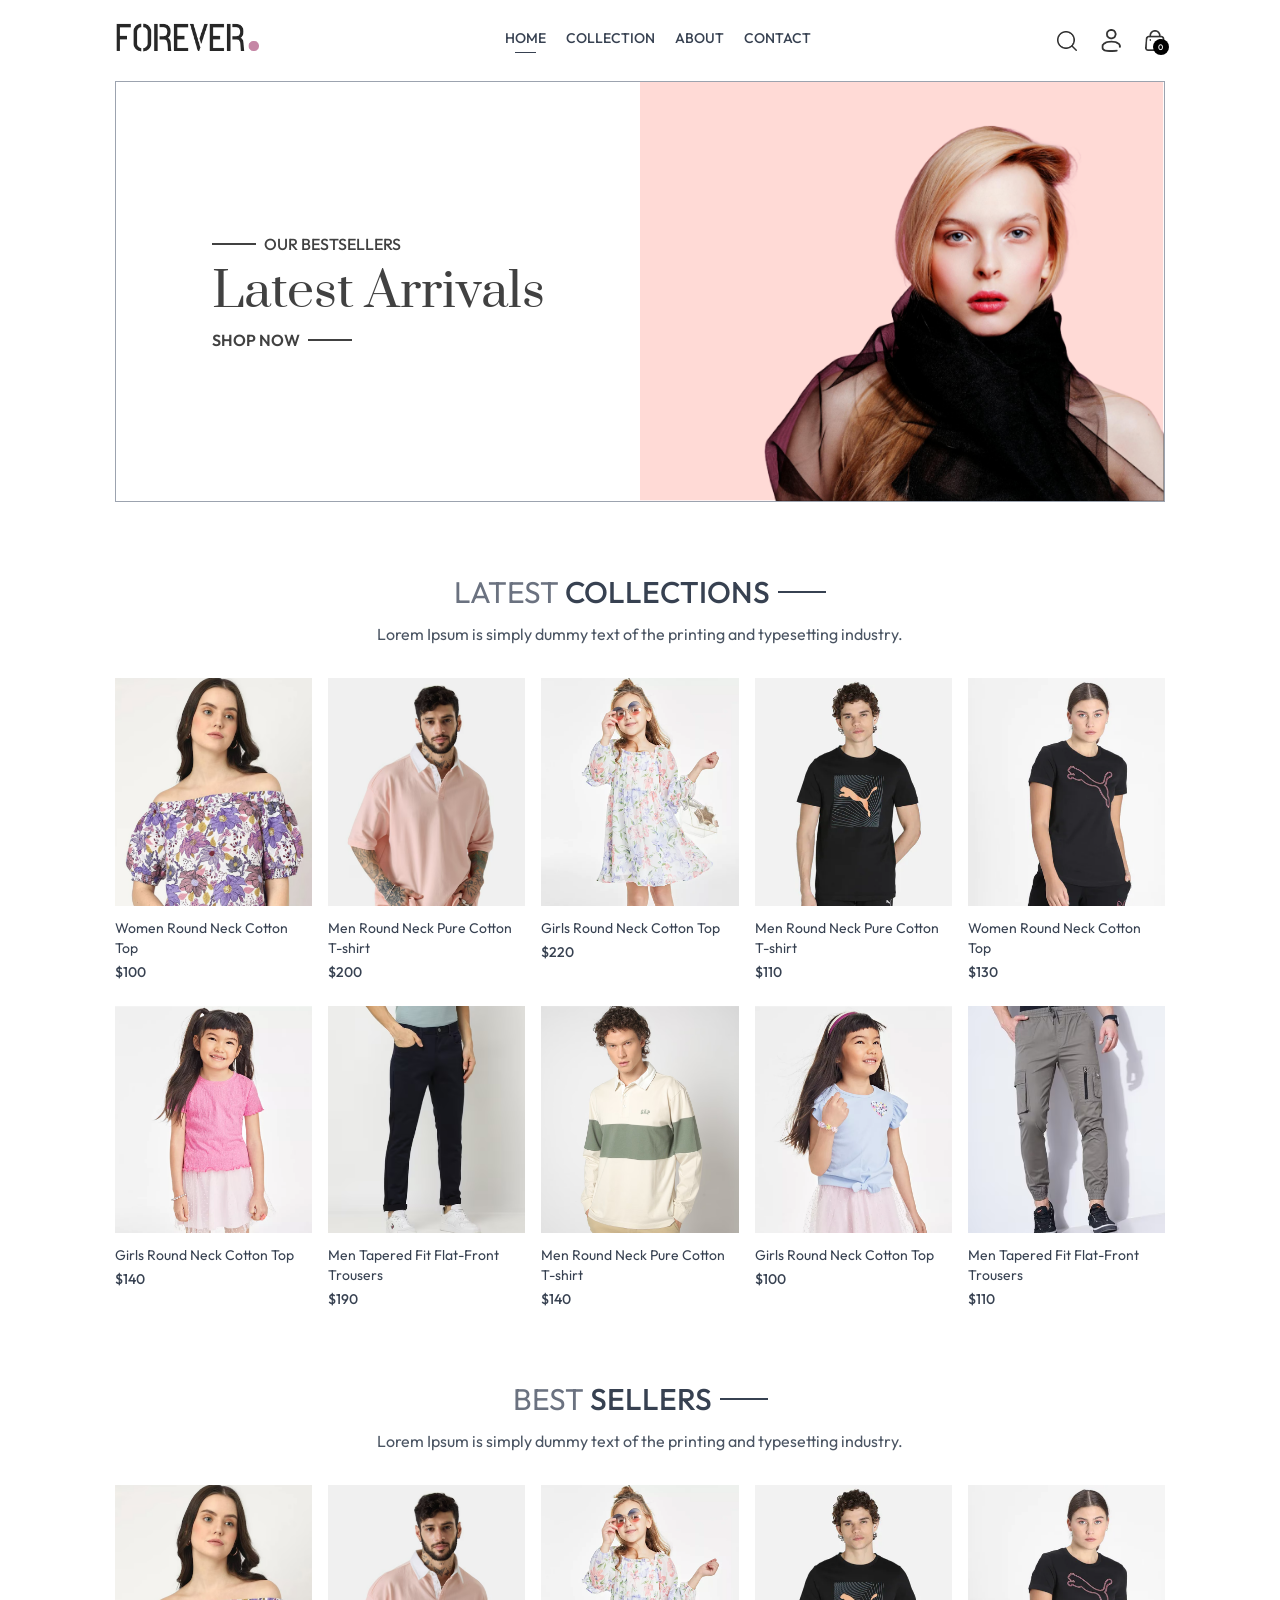
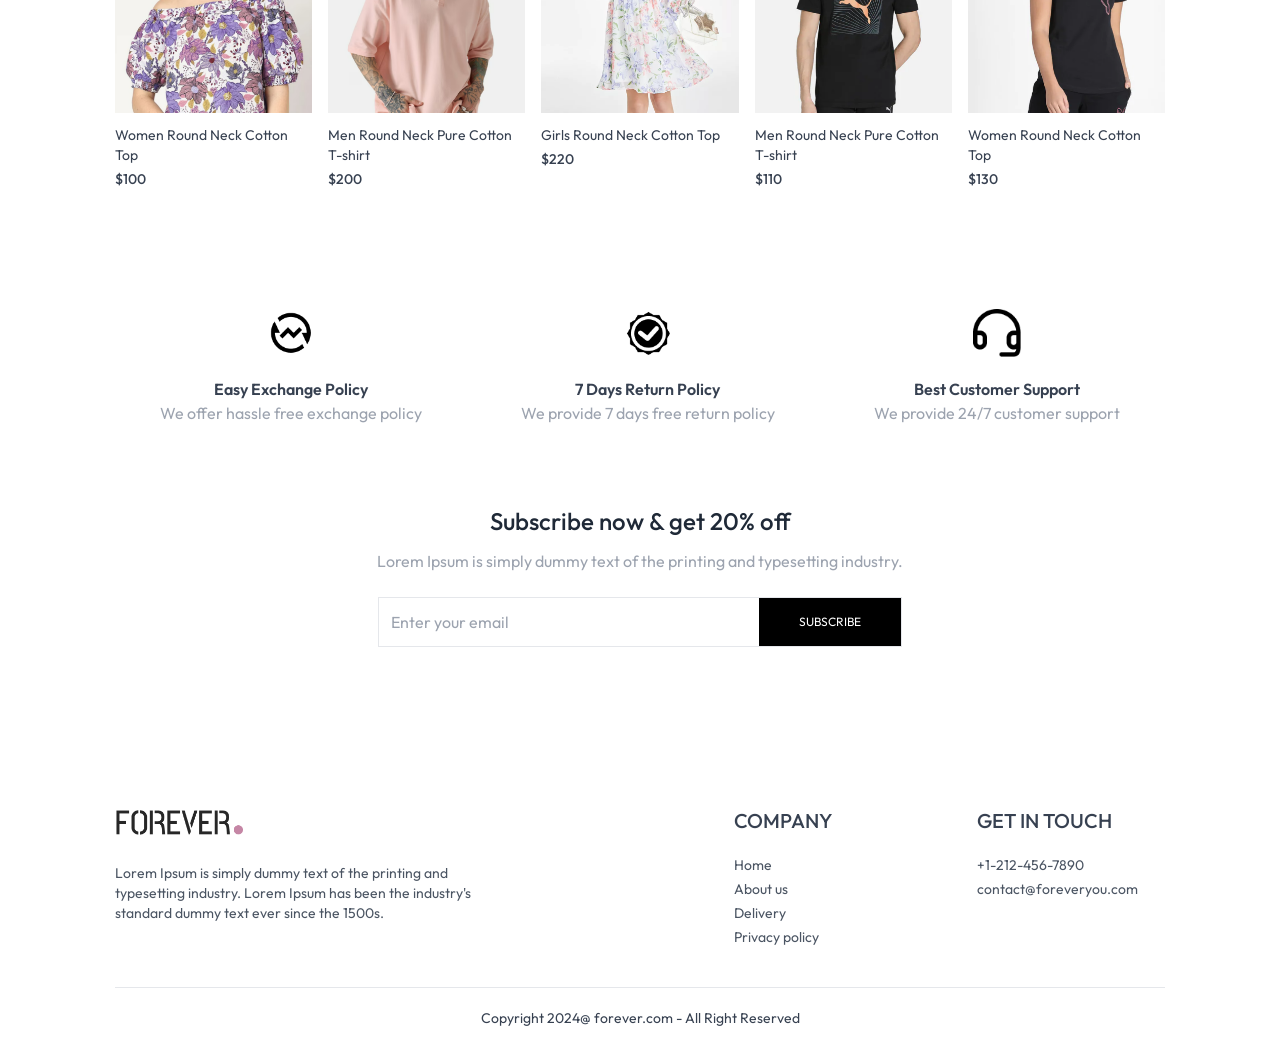
<file: index.html>
<!DOCTYPE html>
<html lang="en">
<head>
    <meta charset="UTF-8">
    <meta name="viewport" content="width=device-width, initial-scale=1.0">
    <title>Forever - Home</title>
    <link rel="stylesheet" href="css/style.css">
    <link rel="preconnect" href="https://fonts.googleapis.com">
    <link rel="preconnect" href="https://fonts.gstatic.com" crossorigin>
    <link href="https://fonts.googleapis.com/css2?family=Outfit:wght@100..900&family=Prata&display=swap" rel="stylesheet">
    <style>
        * { font-family: 'Outfit', sans-serif; }
        .prata-regular { font-family: 'Prata', serif; }
        ::-webkit-scrollbar { display: none; }
    </style>
</head>
<body class="px-4 sm:px-[5vw] md:px-[7vw] lg:px-[9vw]">

    <!-- Navbar -->
    <nav class="flex items-center justify-between py-5 font-medium">
        <a href="index.html">
            <img src="assets/logo.png" class="w-36" alt="logo">
        </a>
        <ul class="hidden sm:flex gap-5 text-sm text-gray-700">
            <li><a href="index.html" class="flex flex-col items-center gap-1 active">HOME<hr class="w-2/4 border-none h-[1.5px] bg-gray-700 hidden"></a></li>
            <li><a href="collection.html" class="flex flex-col items-center gap-1">COLLECTION<hr class="w-2/4 border-none h-[1.5px] bg-gray-700 hidden"></a></li>
            <li><a href="about.html" class="flex flex-col items-center gap-1">ABOUT<hr class="w-2/4 border-none h-[1.5px] bg-gray-700 hidden"></a></li>
            <li><a href="contact.html" class="flex flex-col items-center gap-1">CONTACT<hr class="w-2/4 border-none h-[1.5px] bg-gray-700 hidden"></a></li>
        </ul>
        <div class="flex items-center gap-6">
            <img onclick="setShowSearch(true)" src="assets/search_icon.png" class="w-5 cursor-pointer" alt="search">
            <div class="group relative">
                <a href="login.html"><img src="assets/profile_icon.png" class="w-5 cursor-pointer" alt="profile"></a>
                <div class="absolute right-0 pt-4 hidden group-hover:block">
                    <div class="flex flex-col gap-2 w-36 py-5 bg-slate-100 text-gray-500 rounded shadow">
                        <p class="cursor-pointer hover:text-black px-4">My Profile</p>
                        <a href="orders.html" class="cursor-pointer hover:text-black px-4">Orders</a>
                        <p class="cursor-pointer hover:text-black px-4">Logout</p>
                    </div>
                </div>
            </div>
            <a href="cart.html" class="relative">
                <img src="assets/cart_icon.png" class="w-5 min-w-5" alt="cart">
                <p class="absolute -right-1 -bottom-1 w-4 text-center leading-4 bg-black text-white aspect-square rounded-full text-[8px] cart-count">0</p>
            </a>
            <img onclick="toggleMobileMenu()" src="assets/menu_icon.png" class="w-5 cursor-pointer sm:hidden" alt="menu">
        </div>
    </nav>

    <!-- Mobile Menu -->
    <div id="mobile-menu" class="fixed top-0 right-0 bottom-0 overflow-hidden bg-white transition-all w-0 z-50">
        <div class="flex flex-col text-gray-600">
            <div onclick="toggleMobileMenu()" class="flex items-center gap-4 p-3 cursor-pointer">
                <img class="h-4" src="assets/dropdown_icon.png" alt="back">
                <p>Back</p>
            </div>
            <a onclick="toggleMobileMenu()" class="py-2 pl-6 border" href="index.html">HOME</a>
            <a onclick="toggleMobileMenu()" class="py-2 pl-6 border" href="collection.html">COLLECTION</a>
            <a onclick="toggleMobileMenu()" class="py-2 pl-6 border" href="about.html">ABOUT</a>
            <a onclick="toggleMobileMenu()" class="py-2 pl-6 border" href="contact.html">CONTACT</a>
        </div>
    </div>

    <!-- Search Bar -->
    <div id="search-bar" class="hidden border-t border-b bg-gray-50 text-center py-5 relative">
        <div class="inline-flex items-center justify-center border border-gray-400 px-5 py-2 my-5 mx-3 rounded-full w-3/4 sm:w-1/2">
            <input id="search-input" class="flex-1 outline-none bg-inherit text-sm" type="text" placeholder="Search">
            <img class="w-4" src="assets/search_icon.png" alt="search">
        </div>
        <img onclick="setShowSearch(false)" class="inline w-3 cursor-pointer" src="assets/cross_icon.png" alt="close">
    </div>

    <!-- Hero Section -->
    <section class="flex flex-col sm:flex-row border border-gray-400">
        <div class="w-full sm:w-1/2 flex items-center justify-center py-10 sm:py-0">
            <div class="text-[#414141]">
                <div class="flex items-center gap-2">
                    <span class="w-8 md:w-11 h-[2px] bg-[#414141]"></span>
                    <p class="font-medium text-sm md:text-base text-[#414141]">OUR BESTSELLERS</p>
                </div>
                <h1 class="prata-regular text-3xl sm:py-3 lg:text-5xl leading-relaxed">Latest Arrivals</h1>
                <div class="flex items-center gap-2">
                    <p class="font-semibold text-sm md:text-base">SHOP NOW</p>
                    <span class="w-8 md:w-11 h-[2px] bg-[#414141]"></span>
                </div>
            </div>
        </div>
        <img class="w-full sm:w-1/2" src="assets/hero_img.png" alt="hero">
    </section>

    <!-- Latest Collection -->
    <section class="my-10">
        <div class="text-center py-8 text-3xl">
            <div class="inline-flex gap-2 items-center mb-3">
                <p class="text-gray-500">LATEST <span class="text-gray-700 font-medium">COLLECTIONS</span></p>
                <p class="w-8 sm:w-12 h-[1px] sm:h-[2px] bg-gray-700"></p>
            </div>
            <p class="w-3/4 m-auto text-xs sm:text-base text-gray-600">
                Lorem Ipsum is simply dummy text of the printing and typesetting industry.
            </p>
        </div>
        <div id="latest-collection-grid" class="grid grid-cols-2 sm:grid-cols-3 md:grid-cols-4 lg:grid-cols-5 gap-4 gap-y-6">
            <!-- Products will be injected by JS -->
        </div>
    </section>

    <!-- Best Seller -->
    <section class="my-10">
        <div class="text-center py-8 text-3xl">
            <div class="inline-flex gap-2 items-center mb-3">
                <p class="text-gray-500">BEST <span class="text-gray-700 font-medium">SELLERS</span></p>
                <p class="w-8 sm:w-12 h-[1px] sm:h-[2px] bg-gray-700"></p>
            </div>
            <p class="w-3/4 m-auto text-xs sm:text-base text-gray-600">
                Lorem Ipsum is simply dummy text of the printing and typesetting industry.
            </p>
        </div>
        <div id="best-seller-grid" class="grid grid-cols-2 sm:grid-cols-3 md:grid-cols-4 lg:grid-cols-5 gap-4 gap-y-6">
            <!-- Products will be injected by JS -->
        </div>
    </section>

    <!-- Our Policy -->
    <section class="flex flex-col sm:flex-row justify-around gap-12 sm:gap-2 text-center py-20 text-xs sm:text-sm md:text-base text-gray-700">
        <div>
            <img src="assets/exchange_icon.png" class="w-12 m-auto mb-5" alt="exchange">
            <p class="font-semibold">Easy Exchange Policy</p>
            <p class="text-gray-400">We offer hassle free exchange policy</p>
        </div>
        <div>
            <img src="assets/quality_icon.png" class="w-12 m-auto mb-5" alt="quality">
            <p class="font-semibold">7 Days Return Policy</p>
            <p class="text-gray-400">We provide 7 days free return policy</p>
        </div>
        <div>
            <img src="assets/support_img.png" class="w-12 m-auto mb-5" alt="support">
            <p class="font-semibold">Best Customer Support</p>
            <p class="text-gray-400">We provide 24/7 customer support</p>
        </div>
    </section>

    <!-- Newletter Box -->
     <section class="text-center">
        <p class="text-2xl font-medium text-gray-800">Subscribe now & get 20% off</p>
        <p class="text-gray-400 mt-3">Lorem Ipsum is simply dummy text of the printing and typesetting industry.</p>
        <form class="w-full sm:w-1/2 flex items-center gap-3 mx-auto my-6 border pl-3">
            <input class="w-full sm:flex-1 outline-none" type="email" placeholder="Enter your email" required>
            <button type="submit" class="bg-black text-white text-xs px-10 py-4">SUBSCRIBE</button>
        </form>
     </section>

    <!-- Footer -->
    <footer class="flex flex-col sm:grid grid-cols-[3fr_1fr_1fr] gap-14 my-10 mt-40 text-sm text-gray-700">
        <div>
            <img src="assets/logo.png" class="mb-5 w-32" alt="logo">
            <p class="w-full md:w-2/3 text-gray-600">
                Lorem Ipsum is simply dummy text of the printing and typesetting industry. Lorem Ipsum has been the industry's standard dummy text ever since the 1500s.
            </p>
        </div>
        <div>
            <p class="text-xl font-medium mb-5">COMPANY</p>
            <ul class="flex flex-col gap-1 text-gray-600">
                <li><a href="index.html">Home</a></li>
                <li><a href="about.html">About us</a></li>
                <li>Delivery</li>
                <li>Privacy policy</li>
            </ul>
        </div>
        <div>
            <p class="text-xl font-medium mb-5">GET IN TOUCH</p>
            <ul class="flex flex-col gap-1 text-gray-600">
                <li>+1-212-456-7890</li>
                <li>contact@foreveryou.com</li>
            </ul>
        </div>
    </footer>
    <div class="border-t">
        <p class="py-5 text-sm text-center text-gray-700">Copyright 2024@ forever.com - All Right Reserved</p>
    </div>

    <!-- Scripts -->
    <script src="js/data.js"></script>
    <script src="js/shop.js"></script>
    <script>
        // Page specific logic
        document.addEventListener('DOMContentLoaded', () => {
            const latestGrid = document.getElementById('latest-collection-grid');
            const bestSellerGrid = document.getElementById('best-seller-grid');

            // Render Latest Collections (first 10)
            const latestProducts = products.slice(0, 10);
            latestProducts.forEach(product => {
                latestGrid.innerHTML += `
                    <div class="text-gray-700 cursor-pointer">
                        <a href="product.html?id=${product._id}">
                            <div class="overflow-hidden">
                                <img class="hover:scale-110 transition ease-in-out" src="${product.image[0]}" alt="${product.name}">
                            </div>
                            <p class="pt-3 pb-1 text-sm">${product.name}</p>
                            <p class="text-sm font-medium">${currency}${product.price}</p>
                        </a>
                    </div>
                `;
            });

            // Render Best Sellers (filtered by bestseller flag)
            const bestSellers = products.filter(p => p.bestseller).slice(0, 5);
            bestSellers.forEach(product => {
                bestSellerGrid.innerHTML += `
                    <div class="text-gray-700 cursor-pointer">
                        <a href="product.html?id=${product._id}">
                            <div class="overflow-hidden">
                                <img class="hover:scale-110 transition ease-in-out" src="${product.image[0]}" alt="${product.name}">
                            </div>
                            <p class="pt-3 pb-1 text-sm">${product.name}</p>
                            <p class="text-sm font-medium">${currency}${product.price}</p>
                        </a>
                    </div>
                `;
            });
        });
    </script>
</body>
</html>
</file>
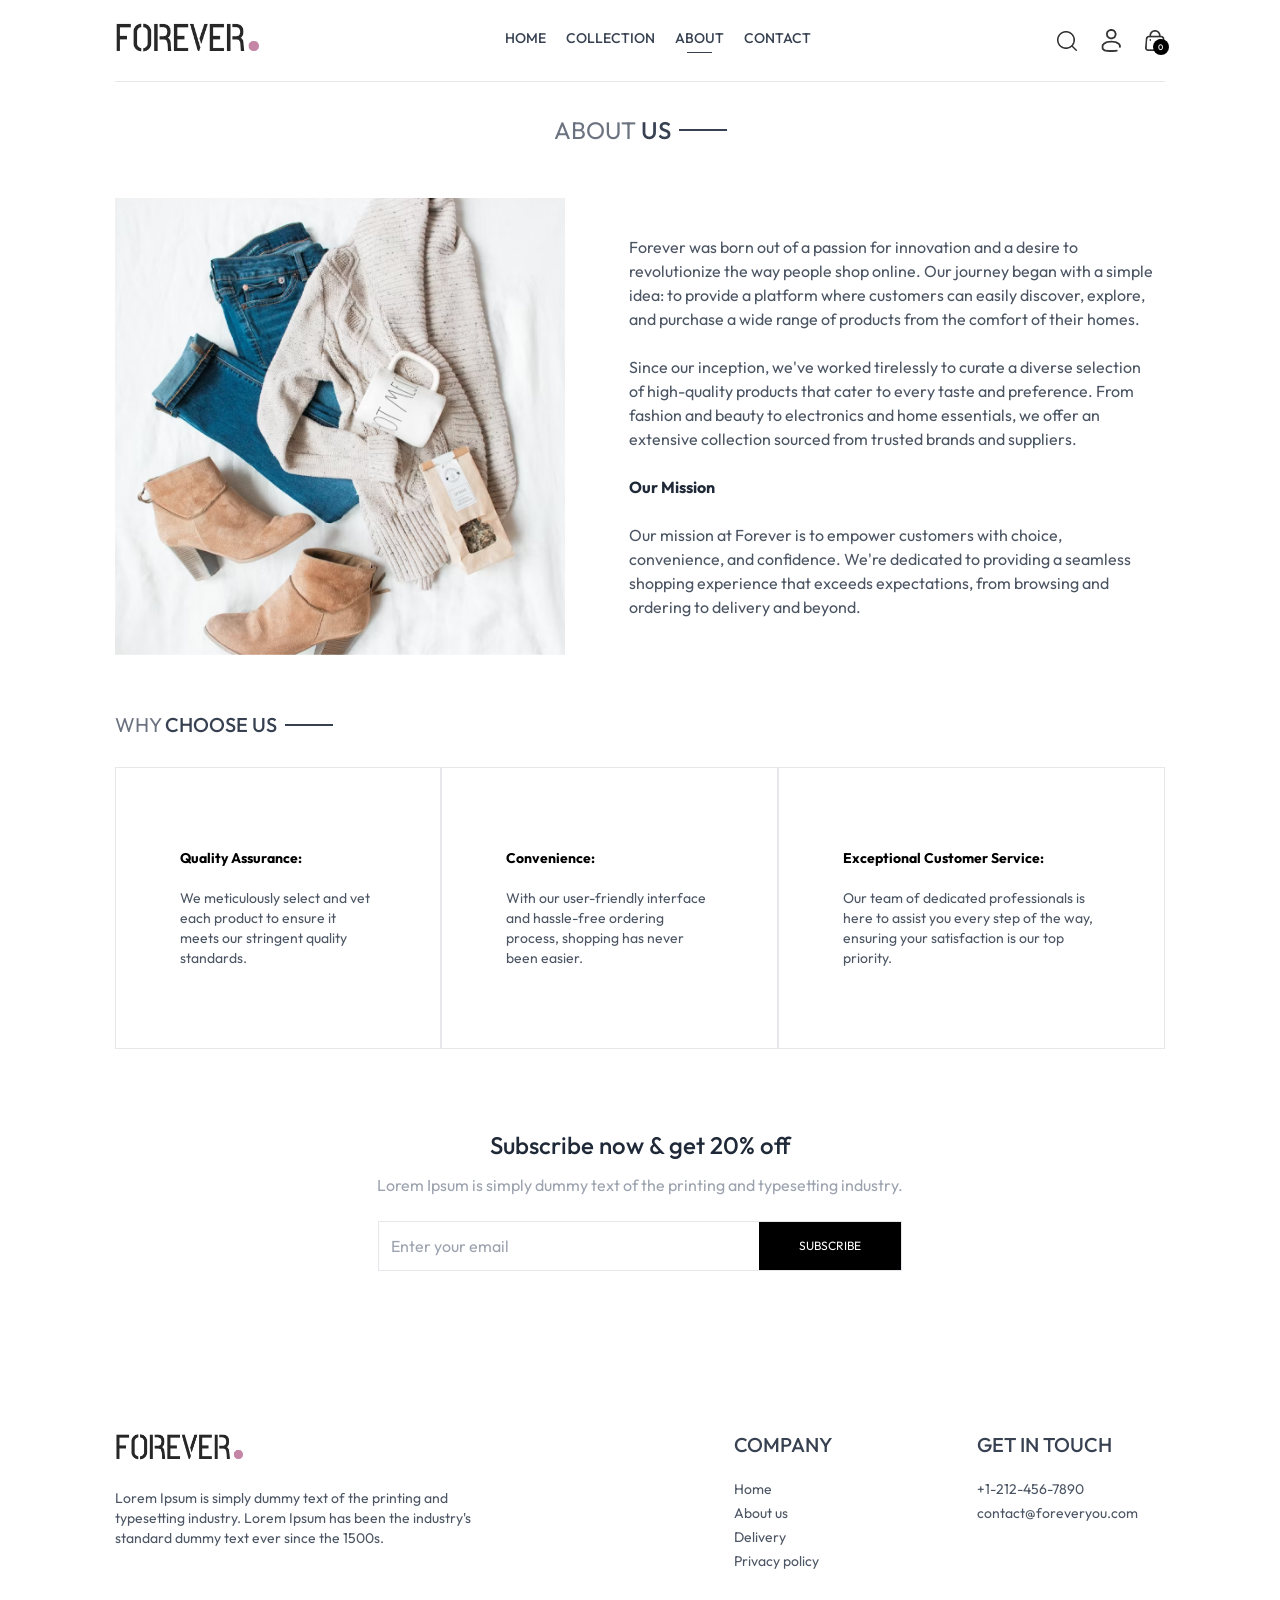
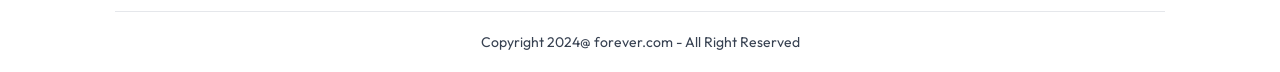
<file: about.html>
<!DOCTYPE html>
<html lang="en">
<head>
    <meta charset="UTF-8">
    <meta name="viewport" content="width=device-width, initial-scale=1.0">
    <title>Forever - About Us</title>
    <link rel="stylesheet" href="css/style.css">
    <link rel="preconnect" href="https://fonts.googleapis.com">
    <link rel="preconnect" href="https://fonts.gstatic.com" crossorigin>
    <link href="https://fonts.googleapis.com/css2?family=Outfit:wght@100..900&family=Prata&display=swap" rel="stylesheet">
    <style>
        * { font-family: 'Outfit', sans-serif; }
        .prata-regular { font-family: 'Prata', serif; }
        ::-webkit-scrollbar { display: none; }
    </style>
</head>
<body class="px-4 sm:px-[5vw] md:px-[7vw] lg:px-[9vw]">

    <!-- Navbar -->
    <nav class="flex items-center justify-between py-5 font-medium">
        <a href="index.html">
            <img src="assets/logo.png" class="w-36" alt="logo">
        </a>
        <ul class="hidden sm:flex gap-5 text-sm text-gray-700">
            <li><a href="index.html" class="flex flex-col items-center gap-1">HOME<hr class="w-2/4 border-none h-[1.5px] bg-gray-700 hidden"></a></li>
            <li><a href="collection.html" class="flex flex-col items-center gap-1">COLLECTION<hr class="w-2/4 border-none h-[1.5px] bg-gray-700 hidden"></a></li>
            <li><a href="about.html" class="flex flex-col items-center gap-1 active">ABOUT<hr class="w-2/4 border-none h-[1.5px] bg-gray-700 hidden"></a></li>
            <li><a href="contact.html" class="flex flex-col items-center gap-1">CONTACT<hr class="w-2/4 border-none h-[1.5px] bg-gray-700 hidden"></a></li>
        </ul>
        <div class="flex items-center gap-6">
            <img onclick="setShowSearch(true)" src="assets/search_icon.png" class="w-5 cursor-pointer" alt="search">
            <div class="group relative">
                <a href="login.html"><img src="assets/profile_icon.png" class="w-5 cursor-pointer" alt="profile"></a>
                <div class="absolute right-0 pt-4 hidden group-hover:block">
                    <div class="flex flex-col gap-2 w-36 py-5 bg-slate-100 text-gray-500 rounded shadow">
                        <p class="cursor-pointer hover:text-black px-4">My Profile</p>
                        <a href="orders.html" class="cursor-pointer hover:text-black px-4">Orders</a>
                        <p class="cursor-pointer hover:text-black px-4">Logout</p>
                    </div>
                </div>
            </div>
            <a href="cart.html" class="relative">
                <img src="assets/cart_icon.png" class="w-5 min-w-5" alt="cart">
                <p class="absolute -right-1 -bottom-1 w-4 text-center leading-4 bg-black text-white aspect-square rounded-full text-[8px] cart-count">0</p>
            </a>
            <img onclick="toggleMobileMenu()" src="assets/menu_icon.png" class="w-5 cursor-pointer sm:hidden" alt="menu">
        </div>
    </nav>

    <!-- Mobile Menu -->
    <div id="mobile-menu" class="fixed top-0 right-0 bottom-0 overflow-hidden bg-white transition-all w-0 z-50">
        <div class="flex flex-col text-gray-600">
            <div onclick="toggleMobileMenu()" class="flex items-center gap-4 p-3 cursor-pointer">
                <img class="h-4" src="assets/dropdown_icon.png" alt="back">
                <p>Back</p>
            </div>
            <a onclick="toggleMobileMenu()" class="py-2 pl-6 border" href="index.html">HOME</a>
            <a onclick="toggleMobileMenu()" class="py-2 pl-6 border" href="collection.html">COLLECTION</a>
            <a onclick="toggleMobileMenu()" class="py-2 pl-6 border" href="about.html">ABOUT</a>
            <a onclick="toggleMobileMenu()" class="py-2 pl-6 border" href="contact.html">CONTACT</a>
        </div>
    </div>

    <div class="text-2xl text-center pt-8 border-t">
        <div class="inline-flex gap-2 items-center mb-3">
            <p class="text-gray-500">ABOUT <span class="text-gray-700 font-medium">US</span></p>
            <p class="w-8 sm:w-12 h-[1px] sm:h-[2px] bg-gray-700"></p>
        </div>
    </div>

    <div class="my-10 flex flex-col md:flex-row gap-16">
        <img class="w-full md:max-w-[450px]" src="assets/about_img.png" alt="about">
        <div class="flex flex-col justify-center gap-6 md:w-2/4 text-gray-600">
            <p>Forever was born out of a passion for innovation and a desire to revolutionize the way people shop online. Our journey began with a simple idea: to provide a platform where customers can easily discover, explore, and purchase a wide range of products from the comfort of their homes.</p>
            <p>Since our inception, we've worked tirelessly to curate a diverse selection of high-quality products that cater to every taste and preference. From fashion and beauty to electronics and home essentials, we offer an extensive collection sourced from trusted brands and suppliers.</p>
            <b class="text-gray-800">Our Mission</b>
            <p>Our mission at Forever is to empower customers with choice, convenience, and confidence. We're dedicated to providing a seamless shopping experience that exceeds expectations, from browsing and ordering to delivery and beyond.</p>
        </div>
    </div>

    <div class="text-xl py-4">
        <div class="inline-flex gap-2 items-center mb-3">
            <p class="text-gray-500">WHY <span class="text-gray-700 font-medium">CHOOSE US</span></p>
            <p class="w-8 sm:w-12 h-[1px] sm:h-[2px] bg-gray-700"></p>
        </div>
    </div>

    <div class="flex flex-col md:flex-row text-sm mb-20">
        <div class="border px-10 md:px-16 py-8 sm:py-20 flex flex-col gap-5">
            <b>Quality Assurance:</b>
            <p class="text-gray-600">We meticulously select and vet each product to ensure it meets our stringent quality standards.</p>
        </div>
        <div class="border px-10 md:px-16 py-8 sm:py-20 flex flex-col gap-5">
            <b>Convenience:</b>
            <p class="text-gray-600">With our user-friendly interface and hassle-free ordering process, shopping has never been easier.</p>
        </div>
        <div class="border px-10 md:px-16 py-8 sm:py-20 flex flex-col gap-5">
            <b>Exceptional Customer Service:</b>
            <p class="text-gray-600">Our team of dedicated professionals is here to assist you every step of the way, ensuring your satisfaction is our top priority.</p>
        </div>
    </div>

    <!-- Newsletter -->
    <section class="text-center">
        <p class="text-2xl font-medium text-gray-800">Subscribe now & get 20% off</p>
        <p class="text-gray-400 mt-3">Lorem Ipsum is simply dummy text of the printing and typesetting industry.</p>
        <form class="w-full sm:w-1/2 flex items-center gap-3 mx-auto my-6 border pl-3">
            <input class="w-full sm:flex-1 outline-none" type="email" placeholder="Enter your email" required>
            <button type="submit" class="bg-black text-white text-xs px-10 py-4">SUBSCRIBE</button>
        </form>
     </section>

    <!-- Footer -->
    <footer class="flex flex-col sm:grid grid-cols-[3fr_1fr_1fr] gap-14 my-10 mt-40 text-sm text-gray-700">
        <div>
            <img src="assets/logo.png" class="mb-5 w-32" alt="logo">
            <p class="w-full md:w-2/3 text-gray-600">
                Lorem Ipsum is simply dummy text of the printing and typesetting industry. Lorem Ipsum has been the industry's standard dummy text ever since the 1500s.
            </p>
        </div>
        <div>
            <p class="text-xl font-medium mb-5">COMPANY</p>
            <ul class="flex flex-col gap-1 text-gray-600">
                <li><a href="index.html">Home</a></li>
                <li><a href="about.html">About us</a></li>
                <li>Delivery</li>
                <li>Privacy policy</li>
            </ul>
        </div>
        <div>
            <p class="text-xl font-medium mb-5">GET IN TOUCH</p>
            <ul class="flex flex-col gap-1 text-gray-600">
                <li>+1-212-456-7890</li>
                <li>contact@foreveryou.com</li>
            </ul>
        </div>
    </footer>
    <div class="border-t">
        <p class="py-5 text-sm text-center text-gray-700">Copyright 2024@ forever.com - All Right Reserved</p>
    </div>

    <script src="js/data.js"></script>
    <script src="js/shop.js"></script>
</body>
</html>
</file>
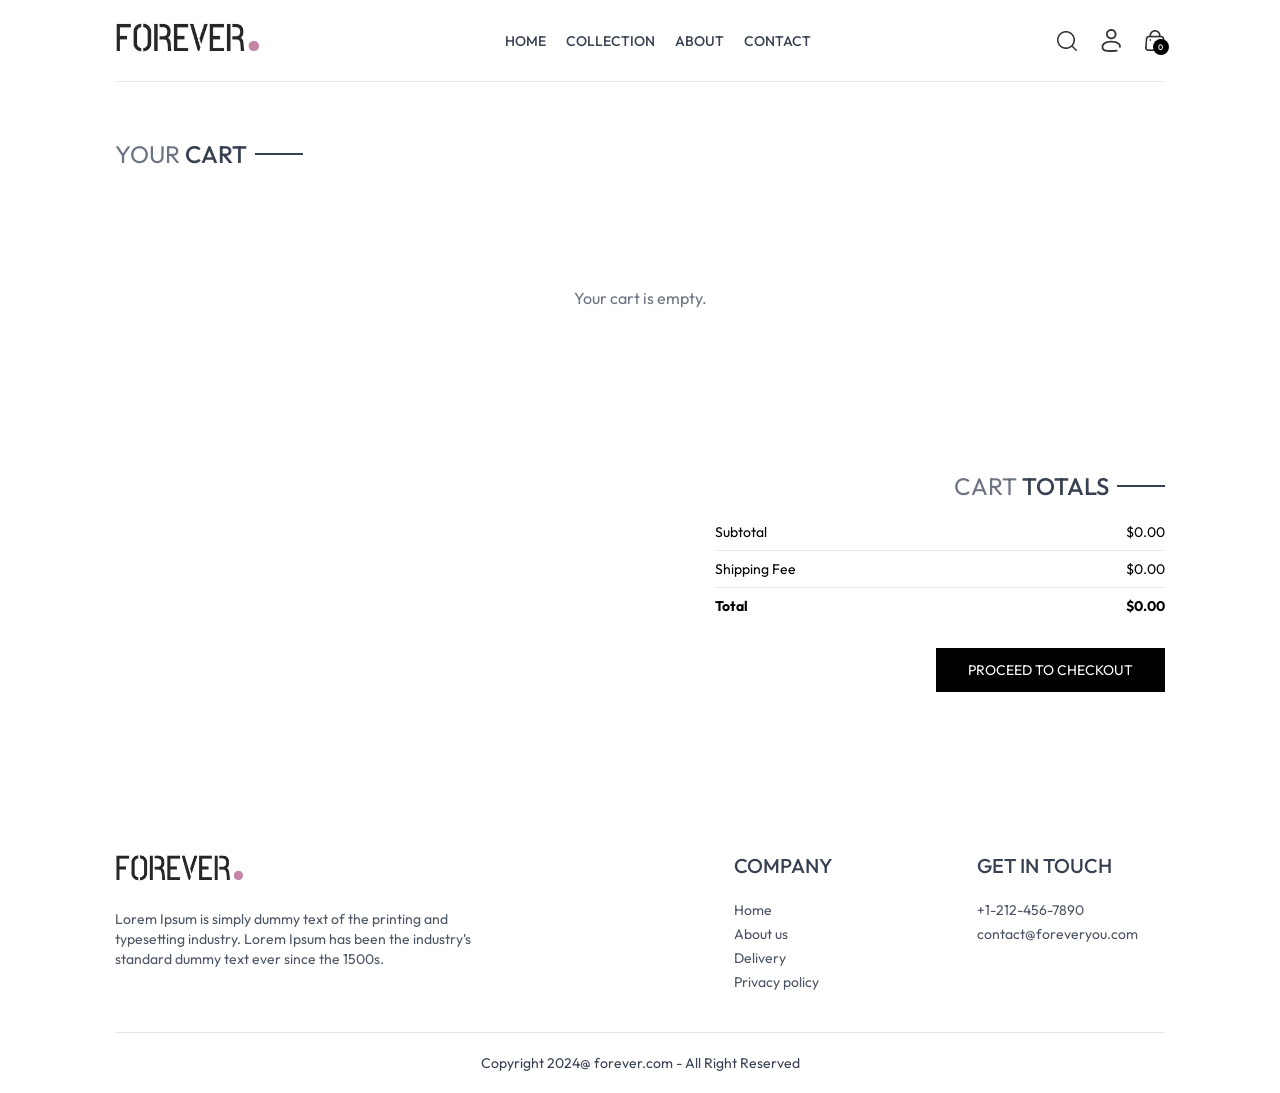
<file: cart.html>
<!DOCTYPE html>
<html lang="en">
<head>
    <meta charset="UTF-8">
    <meta name="viewport" content="width=device-width, initial-scale=1.0">
    <title>Forever - Cart</title>
    <link rel="stylesheet" href="css/style.css">
    <link rel="preconnect" href="https://fonts.googleapis.com">
    <link rel="preconnect" href="https://fonts.gstatic.com" crossorigin>
    <link href="https://fonts.googleapis.com/css2?family=Outfit:wght@100..900&family=Prata&display=swap" rel="stylesheet">
    <style>
        * { font-family: 'Outfit', sans-serif; }
        .prata-regular { font-family: 'Prata', serif; }
        ::-webkit-scrollbar { display: none; }
    </style>
</head>
<body class="px-4 sm:px-[5vw] md:px-[7vw] lg:px-[9vw]">

    <!-- Navbar -->
    <nav class="flex items-center justify-between py-5 font-medium">
        <a href="index.html">
            <img src="assets/logo.png" class="w-36" alt="logo">
        </a>
        <ul class="hidden sm:flex gap-5 text-sm text-gray-700">
            <li><a href="index.html" class="flex flex-col items-center gap-1">HOME<hr class="w-2/4 border-none h-[1.5px] bg-gray-700 hidden"></a></li>
            <li><a href="collection.html" class="flex flex-col items-center gap-1">COLLECTION<hr class="w-2/4 border-none h-[1.5px] bg-gray-700 hidden"></a></li>
            <li><a href="about.html" class="flex flex-col items-center gap-1">ABOUT<hr class="w-2/4 border-none h-[1.5px] bg-gray-700 hidden"></a></li>
            <li><a href="contact.html" class="flex flex-col items-center gap-1">CONTACT<hr class="w-2/4 border-none h-[1.5px] bg-gray-700 hidden"></a></li>
        </ul>
        <div class="flex items-center gap-6">
            <img onclick="setShowSearch(true)" src="assets/search_icon.png" class="w-5 cursor-pointer" alt="search">
            <div class="group relative">
                <a href="login.html"><img src="assets/profile_icon.png" class="w-5 cursor-pointer" alt="profile"></a>
                <div class="absolute right-0 pt-4 hidden group-hover:block">
                    <div class="flex flex-col gap-2 w-36 py-5 bg-slate-100 text-gray-500 rounded shadow">
                        <p class="cursor-pointer hover:text-black px-4">My Profile</p>
                        <a href="orders.html" class="cursor-pointer hover:text-black px-4">Orders</a>
                        <p class="cursor-pointer hover:text-black px-4">Logout</p>
                    </div>
                </div>
            </div>
            <a href="cart.html" class="relative">
                <img src="assets/cart_icon.png" class="w-5 min-w-5" alt="cart">
                <p class="absolute -right-1 -bottom-1 w-4 text-center leading-4 bg-black text-white aspect-square rounded-full text-[8px] cart-count">0</p>
            </a>
            <img onclick="toggleMobileMenu()" src="assets/menu_icon.png" class="w-5 cursor-pointer sm:hidden" alt="menu">
        </div>
    </nav>

    <!-- Mobile Menu -->
    <div id="mobile-menu" class="fixed top-0 right-0 bottom-0 overflow-hidden bg-white transition-all w-0 z-50">
        <div class="flex flex-col text-gray-600">
            <div onclick="toggleMobileMenu()" class="flex items-center gap-4 p-3 cursor-pointer">
                <img class="h-4" src="assets/dropdown_icon.png" alt="back">
                <p>Back</p>
            </div>
            <a onclick="toggleMobileMenu()" class="py-2 pl-6 border" href="index.html">HOME</a>
            <a onclick="toggleMobileMenu()" class="py-2 pl-6 border" href="collection.html">COLLECTION</a>
            <a onclick="toggleMobileMenu()" class="py-2 pl-6 border" href="about.html">ABOUT</a>
            <a onclick="toggleMobileMenu()" class="py-2 pl-6 border" href="contact.html">CONTACT</a>
        </div>
    </div>

    <!-- Cart Items Section -->
    <div class="border-t pt-14">
        <div class="text-2xl mb-6">
            <div class="inline-flex gap-2 items-center mb-3">
                <p class="text-gray-500">YOUR <span class="text-gray-700 font-medium">CART</span></p>
                <p class="w-8 sm:w-12 h-[1px] sm:h-[2px] bg-gray-700"></p>
            </div>
        </div>

        <div id="cart-items-container">
            <!-- Cart items will be injected here -->
        </div>

        <!-- Cart Total + Checkout -->
        <div class="flex justify-end my-20">
            <div class="w-full sm:w-[450px] text-right">
                <div class="w-full">
                    <div class="text-2xl">
                         <div class="inline-flex gap-2 items-center mb-3">
                            <p class="text-gray-500">CART <span class="text-gray-700 font-medium">TOTALS</span></p>
                            <p class="w-8 sm:w-12 h-[1px] sm:h-[2px] bg-gray-700"></p>
                        </div>
                    </div>
                    <div class="flex flex-col gap-2 mt-2 text-sm">
                        <div class="flex justify-between">
                            <p>Subtotal</p>
                            <p id="subtotal-amount">$0.00</p>
                        </div>
                        <hr>
                        <div class="flex justify-between">
                            <p>Shipping Fee</p>
                            <p id="shipping-fee">$10.00</p>
                        </div>
                        <hr>
                        <div class="flex justify-between">
                            <b>Total</b>
                            <b id="total-amount">$0.00</b>
                        </div>
                    </div>
                </div>
                <button onclick="window.location.href='place-order.html'" class="bg-black text-white text-sm mt-8 px-8 py-3">PROCEED TO CHECKOUT</button>
            </div>
        </div>
    </div>

    <!-- Footer -->
    <footer class="flex flex-col sm:grid grid-cols-[3fr_1fr_1fr] gap-14 my-10 mt-40 text-sm text-gray-700">
        <div>
            <img src="assets/logo.png" class="mb-5 w-32" alt="logo">
            <p class="w-full md:w-2/3 text-gray-600">
                Lorem Ipsum is simply dummy text of the printing and typesetting industry. Lorem Ipsum has been the industry's standard dummy text ever since the 1500s.
            </p>
        </div>
        <div>
            <p class="text-xl font-medium mb-5">COMPANY</p>
            <ul class="flex flex-col gap-1 text-gray-600">
                <li><a href="index.html">Home</a></li>
                <li><a href="about.html">About us</a></li>
                <li>Delivery</li>
                <li>Privacy policy</li>
            </ul>
        </div>
        <div>
            <p class="text-xl font-medium mb-5">GET IN TOUCH</p>
            <ul class="flex flex-col gap-1 text-gray-600">
                <li>+1-212-456-7890</li>
                <li>contact@foreveryou.com</li>
            </ul>
        </div>
    </footer>
    <div class="border-t">
        <p class="py-5 text-sm text-center text-gray-700">Copyright 2024@ forever.com - All Right Reserved</p>
    </div>

    <script src="js/data.js"></script>
    <script src="js/shop.js"></script>
    <script>
        function renderCart() {
            const container = document.getElementById('cart-items-container');
            container.innerHTML = '';
            
            let subtotal = 0;
            let hasItems = false;

            for (const itemId in cartItems) {
                const product = products.find(p => p._id === itemId);
                if (!product) continue;

                for (const size in cartItems[itemId]) {
                    const quantity = cartItems[itemId][size];
                    if (quantity <= 0) continue;
                    
                    hasItems = true;
                    subtotal += product.price * quantity;

                    const itemDiv = document.createElement('div');
                    itemDiv.className = 'py-4 border-t border-b text-gray-700 grid grid-cols-[4fr_1fr_1fr] sm:grid-cols-[4fr_2fr_1fr] items-center gap-4';
                    itemDiv.innerHTML = `
                        <div class="flex items-start gap-6">
                            <img class="w-16 sm:w-20" src="${product.image[0]}" alt="">
                            <div>
                                <p class="text-xs sm:text-lg font-medium">${product.name}</p>
                                <div class="flex items-center gap-3 mt-2">
                                    <p>${currency}${product.price}</p>
                                    <p class="px-2 border text-sm">${size}</p>
                                </div>
                            </div>
                        </div>
                        <input onchange="handleQuantityChange('${itemId}', '${size}', this.value)" type="number" min="1" value="${quantity}" class="border max-w-12 sm:max-w-20 px-1 py-1">
                        <img onclick="handleRemoveItem('${itemId}', '${size}')" src="assets/bin_icon.png" class="w-4 cursor-pointer" alt="">
                    `;
                    container.appendChild(itemDiv);
                }
            }

            if (!hasItems) {
                container.innerHTML = '<p class="text-center py-20 text-gray-500">Your cart is empty.</p>';
            }

            // Update Totals
            document.getElementById('subtotal-amount').innerText = currency + subtotal.toFixed(2);
            const total = subtotal > 0 ? subtotal + delivery_fee : 0;
            document.getElementById('total-amount').innerText = currency + total.toFixed(2);
            document.getElementById('shipping-fee').innerText = currency + (subtotal > 0 ? delivery_fee : 0).toFixed(2);
        }

        function handleQuantityChange(id, size, val) {
            updateQuantity(id, size, parseInt(val));
            renderCart();
            updateCartIconCount();
        }

        function handleRemoveItem(id, size) {
            updateQuantity(id, size, 0);
            renderCart();
            updateCartIconCount();
        }

        document.addEventListener('DOMContentLoaded', renderCart);
    </script>
</body>
</html>
</file>
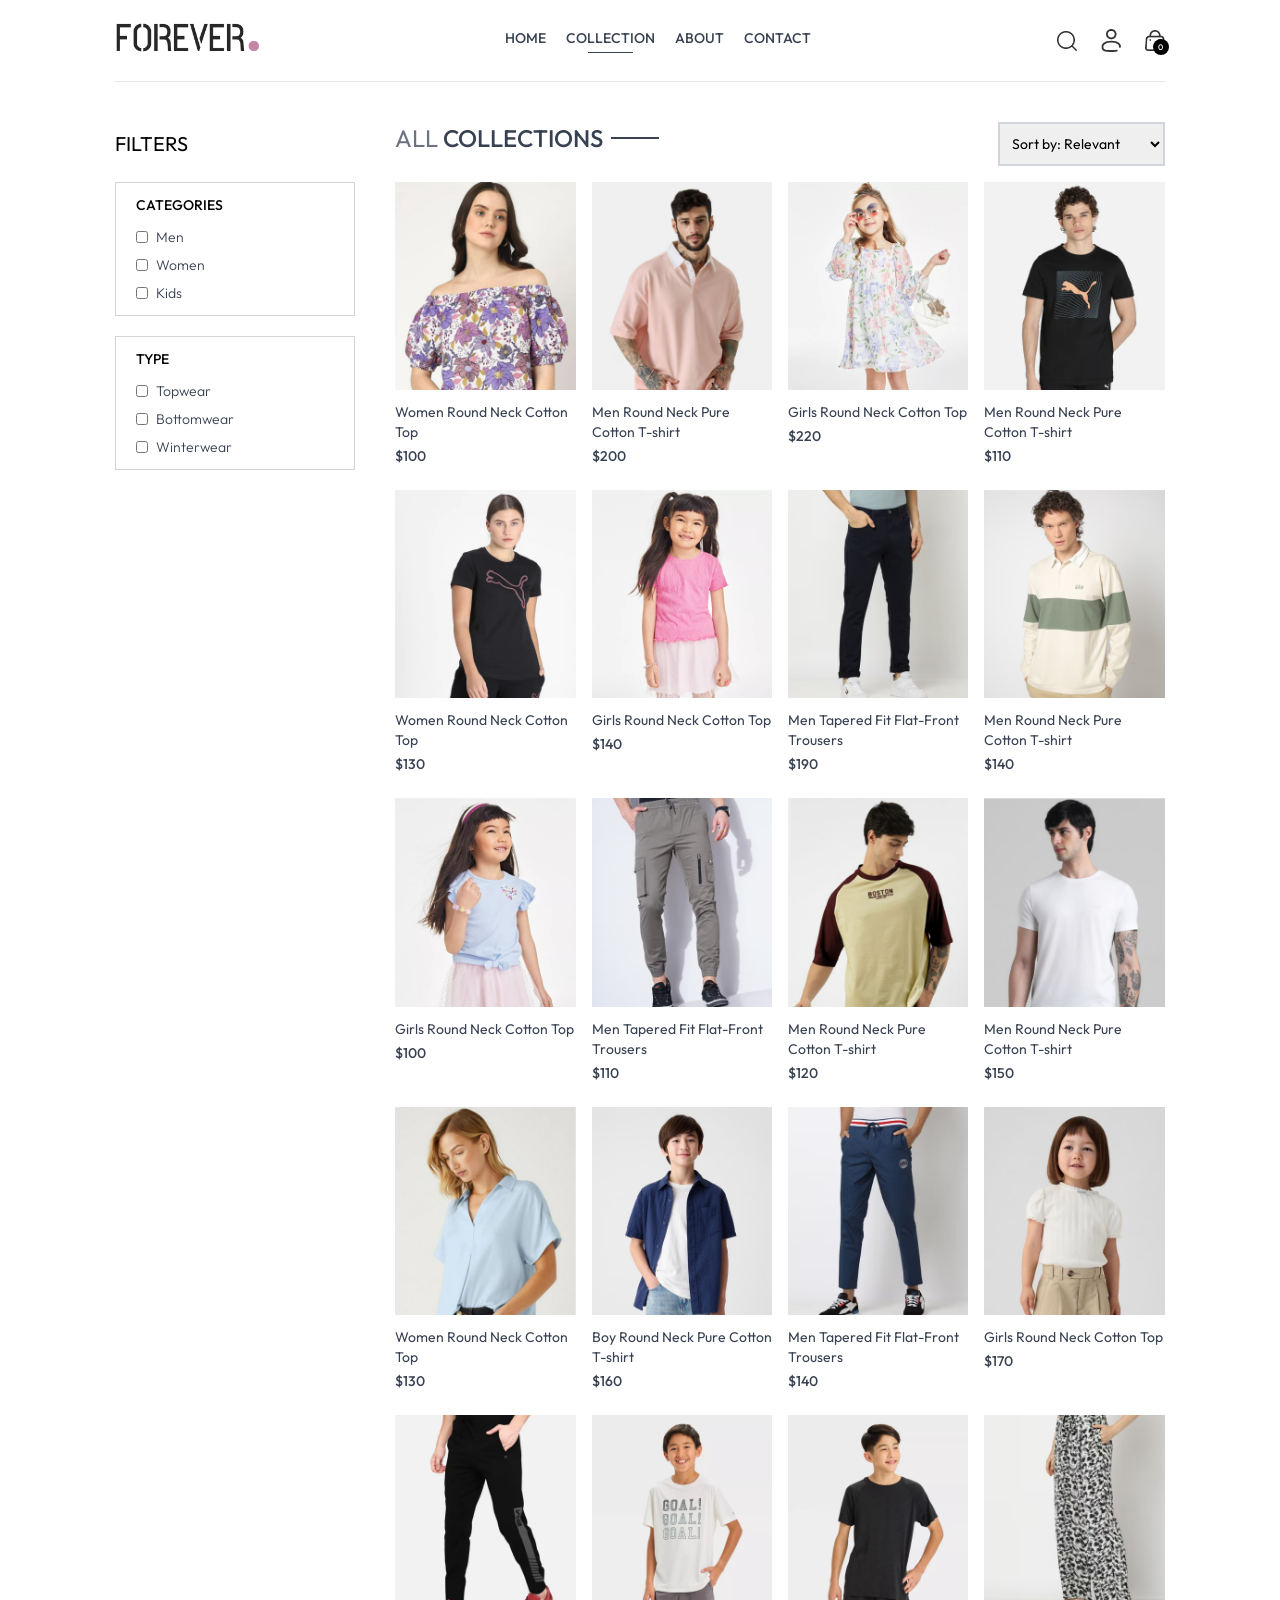
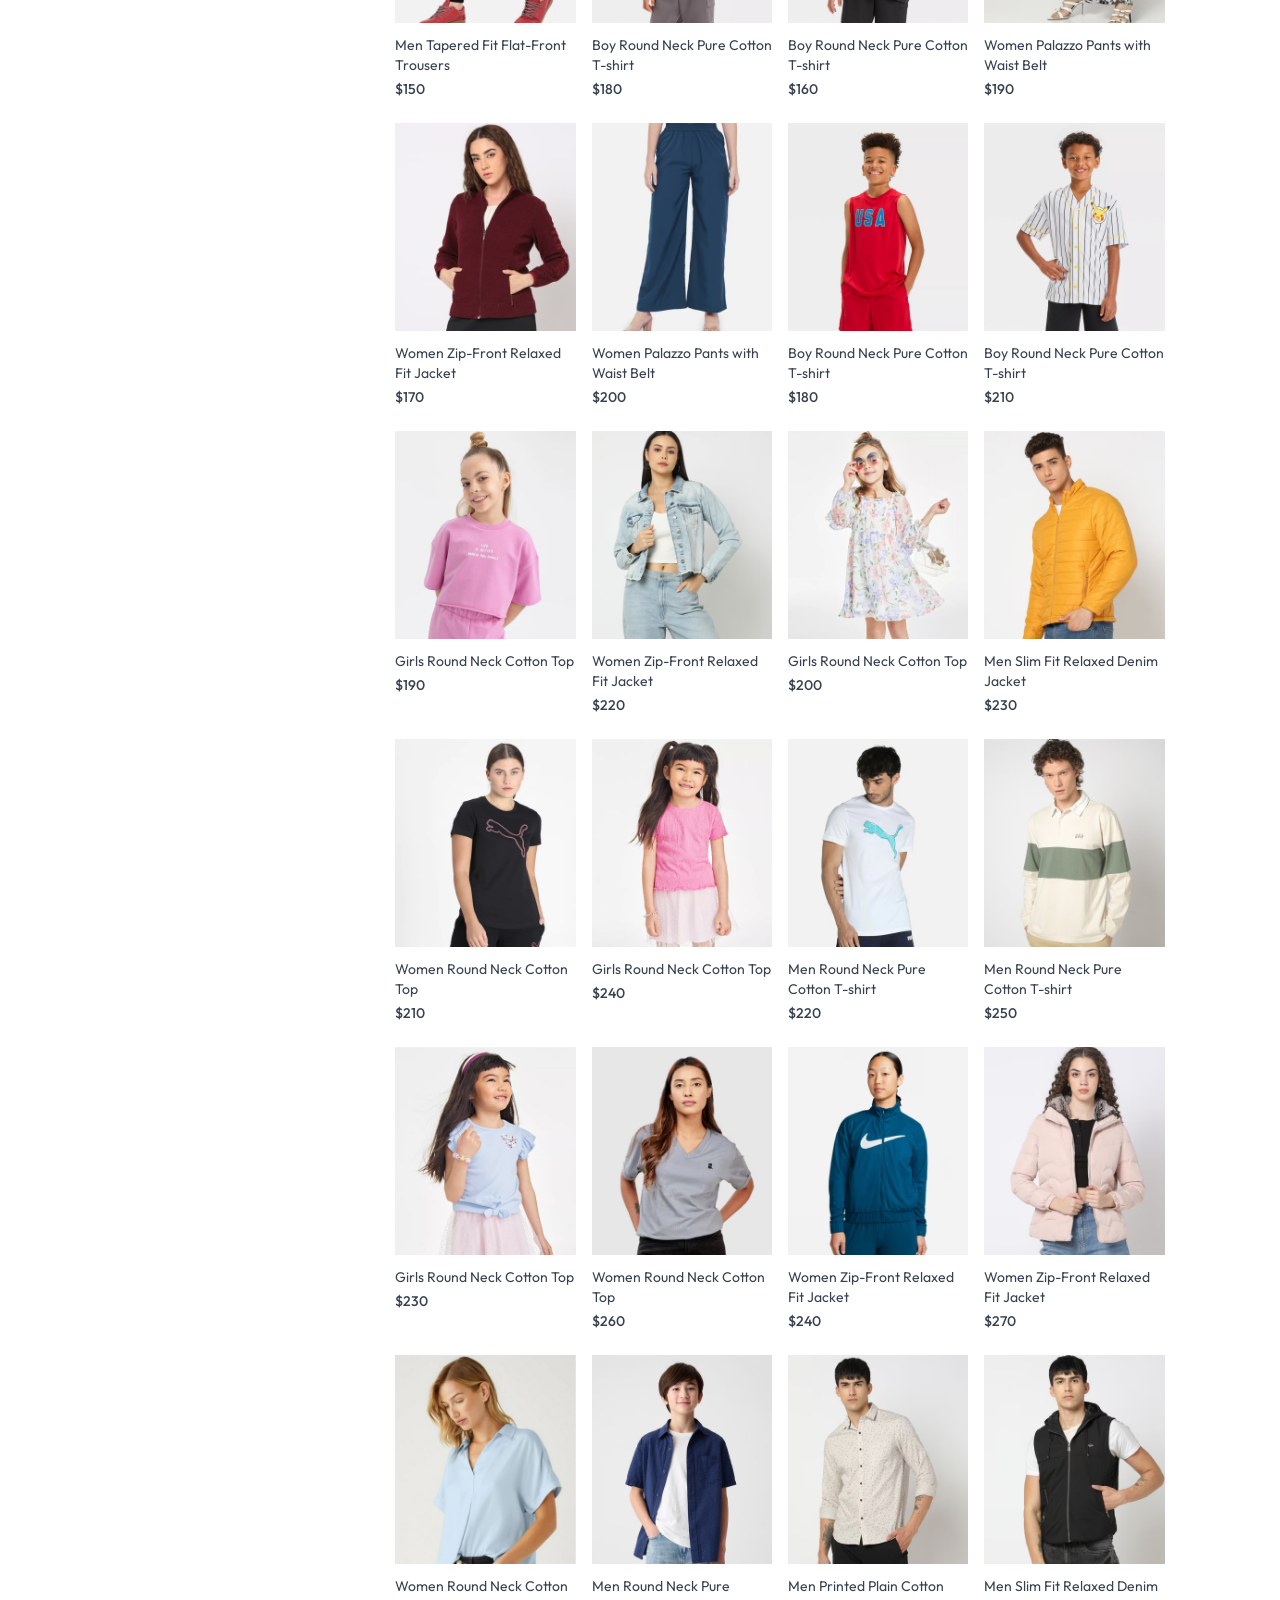
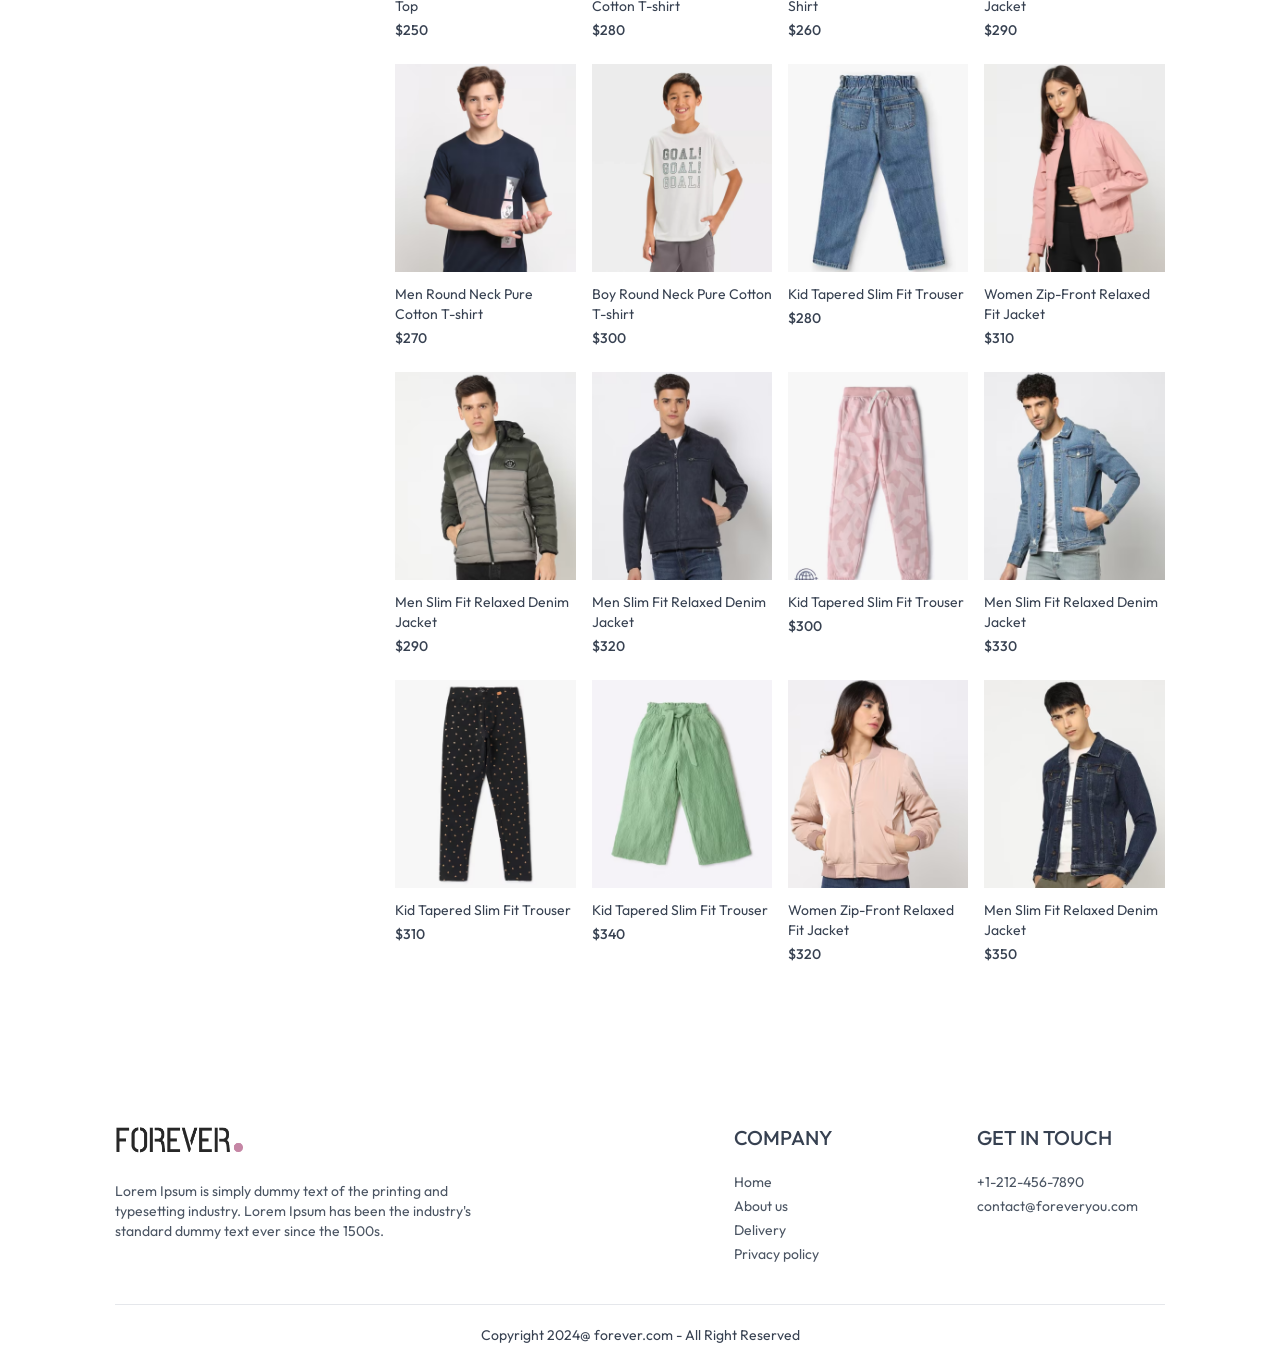
<file: collection.html>
<!DOCTYPE html>
<html lang="en">
<head>
    <meta charset="UTF-8">
    <meta name="viewport" content="width=device-width, initial-scale=1.0">
    <title>Forever - Collection</title>
    <link rel="stylesheet" href="css/style.css">
    <link rel="preconnect" href="https://fonts.googleapis.com">
    <link rel="preconnect" href="https://fonts.gstatic.com" crossorigin>
    <link href="https://fonts.googleapis.com/css2?family=Outfit:wght@100..900&family=Prata&display=swap" rel="stylesheet">
    <style>
        * { font-family: 'Outfit', sans-serif; }
        .prata-regular { font-family: 'Prata', serif; }
        ::-webkit-scrollbar { display: none; }
    </style>
</head>
<body class="px-4 sm:px-[5vw] md:px-[7vw] lg:px-[9vw]">

    <!-- Navbar -->
    <nav class="flex items-center justify-between py-5 font-medium">
        <a href="index.html">
            <img src="assets/logo.png" class="w-36" alt="logo">
        </a>
        <ul class="hidden sm:flex gap-5 text-sm text-gray-700">
            <li><a href="index.html" class="flex flex-col items-center gap-1">HOME<hr class="w-2/4 border-none h-[1.5px] bg-gray-700 hidden"></a></li>
            <li><a href="collection.html" class="flex flex-col items-center gap-1 active">COLLECTION<hr class="w-2/4 border-none h-[1.5px] bg-gray-700 hidden"></a></li>
            <li><a href="about.html" class="flex flex-col items-center gap-1">ABOUT<hr class="w-2/4 border-none h-[1.5px] bg-gray-700 hidden"></a></li>
            <li><a href="contact.html" class="flex flex-col items-center gap-1">CONTACT<hr class="w-2/4 border-none h-[1.5px] bg-gray-700 hidden"></a></li>
        </ul>
        <div class="flex items-center gap-6">
            <img onclick="setShowSearch(true)" src="assets/search_icon.png" class="w-5 cursor-pointer" alt="search">
            <div class="group relative">
                <a href="login.html"><img src="assets/profile_icon.png" class="w-5 cursor-pointer" alt="profile"></a>
                <div class="absolute right-0 pt-4 hidden group-hover:block">
                    <div class="flex flex-col gap-2 w-36 py-5 bg-slate-100 text-gray-500 rounded shadow">
                        <p class="cursor-pointer hover:text-black px-4">My Profile</p>
                        <a href="orders.html" class="cursor-pointer hover:text-black px-4">Orders</a>
                        <p class="cursor-pointer hover:text-black px-4">Logout</p>
                    </div>
                </div>
            </div>
            <a href="cart.html" class="relative">
                <img src="assets/cart_icon.png" class="w-5 min-w-5" alt="cart">
                <p class="absolute -right-1 -bottom-1 w-4 text-center leading-4 bg-black text-white aspect-square rounded-full text-[8px] cart-count">0</p>
            </a>
            <img onclick="toggleMobileMenu()" src="assets/menu_icon.png" class="w-5 cursor-pointer sm:hidden" alt="menu">
        </div>
    </nav>

    <!-- Mobile Menu -->
    <div id="mobile-menu" class="fixed top-0 right-0 bottom-0 overflow-hidden bg-white transition-all w-0 z-50">
        <div class="flex flex-col text-gray-600">
            <div onclick="toggleMobileMenu()" class="flex items-center gap-4 p-3 cursor-pointer">
                <img class="h-4" src="assets/dropdown_icon.png" alt="back">
                <p>Back</p>
            </div>
            <a onclick="toggleMobileMenu()" class="py-2 pl-6 border" href="index.html">HOME</a>
            <a onclick="toggleMobileMenu()" class="py-2 pl-6 border" href="collection.html">COLLECTION</a>
            <a onclick="toggleMobileMenu()" class="py-2 pl-6 border" href="about.html">ABOUT</a>
            <a onclick="toggleMobileMenu()" class="py-2 pl-6 border" href="contact.html">CONTACT</a>
        </div>
    </div>

    <!-- Search Bar -->
    <div id="search-bar" class="hidden border-t border-b bg-gray-50 text-center py-5 relative">
        <div class="inline-flex items-center justify-center border border-gray-400 px-5 py-2 my-5 mx-3 rounded-full w-3/4 sm:w-1/2">
            <input id="search-input" class="flex-1 outline-none bg-inherit text-sm" type="text" placeholder="Search">
            <img class="w-4" src="assets/search_icon.png" alt="search">
        </div>
        <img onclick="setShowSearch(false)" class="inline w-3 cursor-pointer" src="assets/cross_icon.png" alt="close">
    </div>

    <div class="flex flex-col sm:flex-row gap-1 sm:gap-10 pt-10 border-t">
        
        <!-- Filter Options -->
        <div class="min-w-60">
            <p onclick="toggleFilterVisible()" class="my-2 text-xl flex items-center cursor-pointer gap-2">
                FILTERS
                <img id="filter-dropdown-icon" class="h-3 sm:hidden" src="assets/dropdown_icon.png" alt="">
            </p>

            <!-- Category Filter -->
            <div id="filter-container" class="hidden sm:block">
                <div class="border border-gray-300 pl-5 py-3 mt-6">
                    <p class="mb-3 text-sm font-medium">CATEGORIES</p>
                    <div class="flex flex-col gap-2 text-sm font-light text-gray-700">
                        <label class="flex gap-2 cursor-pointer"><input class="w-3 category-checkbox" type="checkbox" value="Men"> Men</label>
                        <label class="flex gap-2 cursor-pointer"><input class="w-3 category-checkbox" type="checkbox" value="Women"> Women</label>
                        <label class="flex gap-2 cursor-pointer"><input class="w-3 category-checkbox" type="checkbox" value="Kids"> Kids</label>
                    </div>
                </div>

                <!-- SubCategory Filter -->
                <div class="border border-gray-300 pl-5 py-3 my-5">
                    <p class="mb-3 text-sm font-medium">TYPE</p>
                    <div class="flex flex-col gap-2 text-sm font-light text-gray-700">
                        <label class="flex gap-2 cursor-pointer"><input class="w-3 subcategory-checkbox" type="checkbox" value="Topwear"> Topwear</label>
                        <label class="flex gap-2 cursor-pointer"><input class="w-3 subcategory-checkbox" type="checkbox" value="Bottomwear"> Bottomwear</label>
                        <label class="flex gap-2 cursor-pointer"><input class="w-3 subcategory-checkbox" type="checkbox" value="Winterwear"> Winterwear</label>
                    </div>
                </div>
            </div>
        </div>

        <!-- Right Side -->
        <div class="flex-1">
            <div class="flex justify-between text-base sm:text-2xl mb-4">
                <div class="inline-flex gap-2 items-center mb-3">
                    <p class="text-gray-500">ALL <span class="text-gray-700 font-medium">COLLECTIONS</span></p>
                    <p class="w-8 sm:w-12 h-[1px] sm:h-[2px] bg-gray-700"></p>
                </div>
                <select id="sort-select" class="border-2 border-gray-300 text-sm px-2">
                    <option value="relevant">Sort by: Relevant</option>
                    <option value="low-high">Sort by: Low to High</option>
                    <option value="high-low">Sort by: High to Low</option>
                </select>
            </div>

            <!-- Products Grid -->
            <div id="collection-grid" class="grid grid-cols-2 md:grid-cols-3 lg:grid-cols-4 gap-4 gap-y-6">
                <!-- Products will be injected by JS -->
            </div>
        </div>
    </div>

    <!-- Footer -->
    <footer class="flex flex-col sm:grid grid-cols-[3fr_1fr_1fr] gap-14 my-10 mt-40 text-sm text-gray-700">
        <div>
            <img src="assets/logo.png" class="mb-5 w-32" alt="logo">
            <p class="w-full md:w-2/3 text-gray-600">
                Lorem Ipsum is simply dummy text of the printing and typesetting industry. Lorem Ipsum has been the industry's standard dummy text ever since the 1500s.
            </p>
        </div>
        <div>
            <p class="text-xl font-medium mb-5">COMPANY</p>
            <ul class="flex flex-col gap-1 text-gray-600">
                <li><a href="index.html">Home</a></li>
                <li><a href="about.html">About us</a></li>
                <li>Delivery</li>
                <li>Privacy policy</li>
            </ul>
        </div>
        <div>
            <p class="text-xl font-medium mb-5">GET IN TOUCH</p>
            <ul class="flex flex-col gap-1 text-gray-600">
                <li>+1-212-456-7890</li>
                <li>contact@foreveryou.com</li>
            </ul>
        </div>
    </footer>
    <div class="border-t">
        <p class="py-5 text-sm text-center text-gray-700">Copyright 2024@ forever.com - All Right Reserved</p>
    </div>

    <script src="js/data.js"></script>
    <script src="js/shop.js"></script>
    <script>
        let filterProducts = [...products];
        let category = [];
        let subCategory = [];
        let sortType = 'relevant';
        let search = '';

        function toggleFilterVisible() {
            const container = document.getElementById('filter-container');
            const icon = document.getElementById('filter-dropdown-icon');
            container.classList.toggle('hidden');
            icon.classList.toggle('rotate-90');
        }

        function applyFilter() {
            let productsCopy = [...products];

            if (search) {
                productsCopy = productsCopy.filter(item => 
                    item.name.toLowerCase().includes(search.toLowerCase())
                );
            }

            if (category.length > 0) {
                productsCopy = productsCopy.filter(item => category.includes(item.category));
            }

            if (subCategory.length > 0) {
                productsCopy = productsCopy.filter(item => subCategory.includes(item.subCategory));
            }

            // Apply Sorting
            if (sortType === 'low-high') {
                productsCopy.sort((a, b) => a.price - b.price);
            } else if (sortType === 'high-low') {
                productsCopy.sort((a, b) => b.price - a.price);
            }

            filterProducts = productsCopy;
            renderProducts();
        }

        function renderProducts() {
            const grid = document.getElementById('collection-grid');
            grid.innerHTML = '';
            filterProducts.forEach(product => {
                grid.innerHTML += `
                    <div class="text-gray-700 cursor-pointer">
                        <a href="product.html?id=${product._id}">
                            <div class="overflow-hidden">
                                <img class="hover:scale-110 transition ease-in-out" src="${product.image[0]}" alt="${product.name}">
                            </div>
                            <p class="pt-3 pb-1 text-sm">${product.name}</p>
                            <p class="text-sm font-medium">${currency}${product.price}</p>
                        </a>
                    </div>
                `;
            });
        }

        document.addEventListener('DOMContentLoaded', () => {
            renderProducts();

            // Category filters
            document.querySelectorAll('.category-checkbox').forEach(cb => {
                cb.addEventListener('change', (e) => {
                    if (e.target.checked) {
                        category.push(e.target.value);
                    } else {
                        category = category.filter(c => c !== e.target.value);
                    }
                    applyFilter();
                });
            });

            // SubCategory filters
            document.querySelectorAll('.subcategory-checkbox').forEach(cb => {
                cb.addEventListener('change', (e) => {
                    if (e.target.checked) {
                        subCategory.push(e.target.value);
                    } else {
                        subCategory = subCategory.filter(c => c !== e.target.value);
                    }
                    applyFilter();
                });
            });

            // Sort select
            document.getElementById('sort-select').addEventListener('change', (e) => {
                sortType = e.target.value;
                applyFilter();
            });

            // Search input
            document.getElementById('search-input').addEventListener('input', (e) => {
                search = e.target.value;
                applyFilter();
            });
        });
    </script>
</body>
</html>
</file>
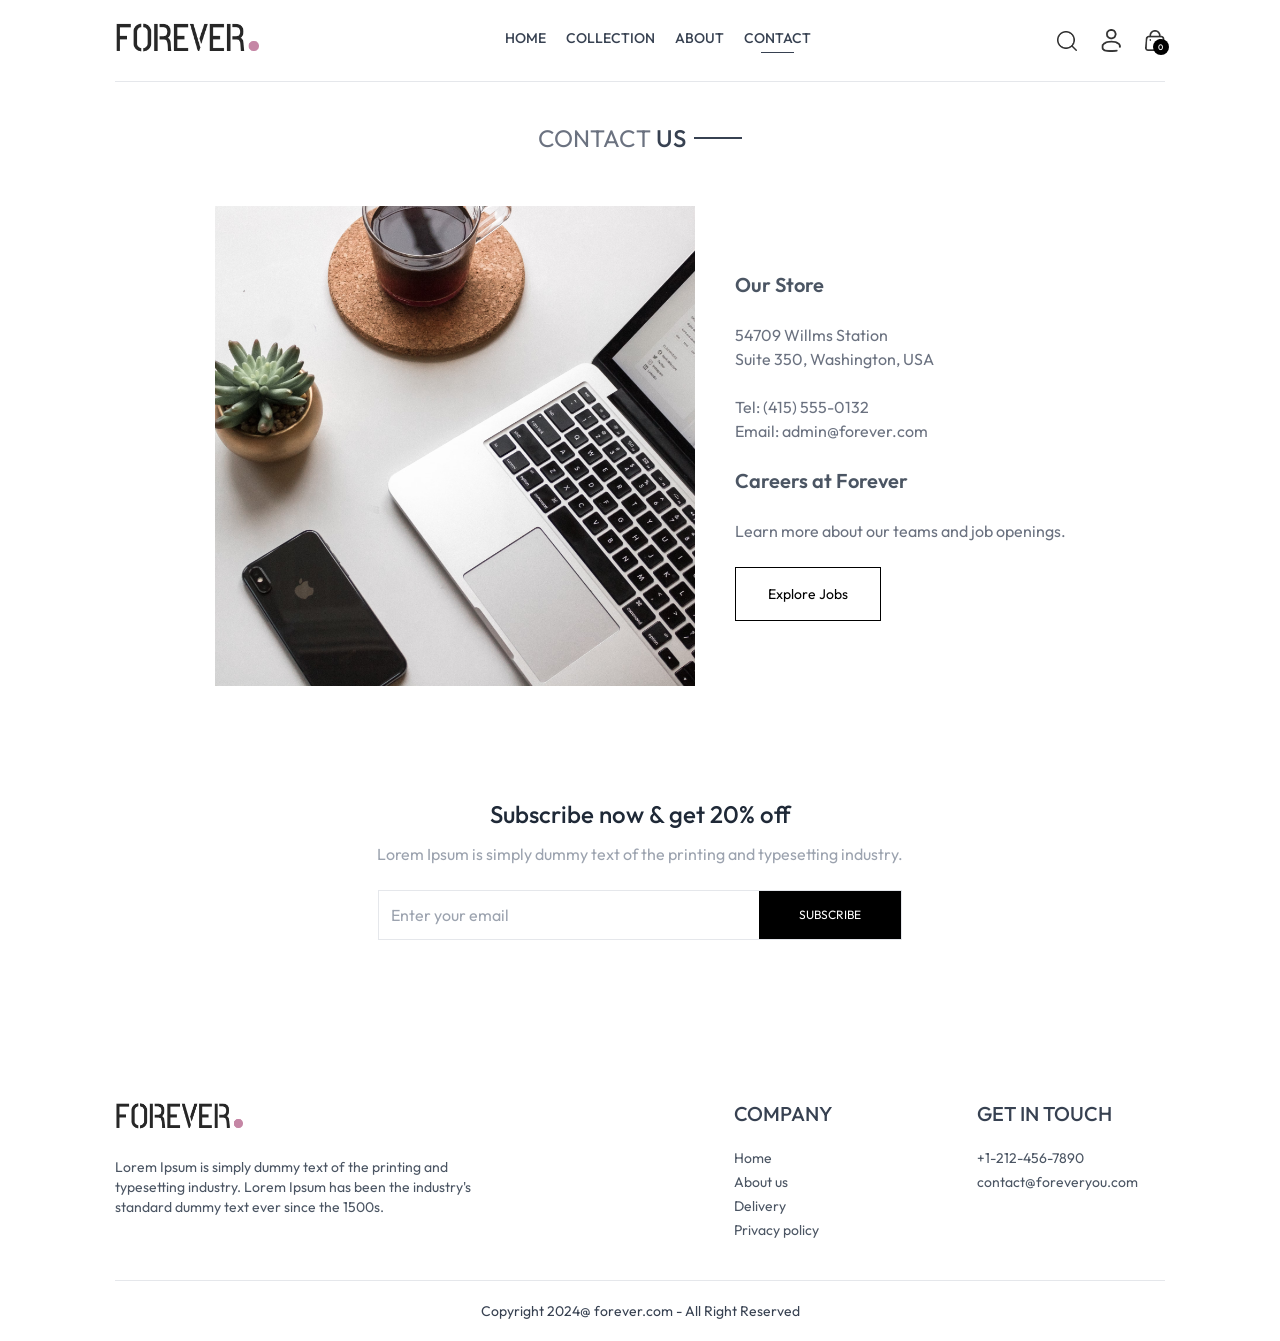
<file: contact.html>
<!DOCTYPE html>
<html lang="en">
<head>
    <meta charset="UTF-8">
    <meta name="viewport" content="width=device-width, initial-scale=1.0">
    <title>Forever - Contact Us</title>
    <link rel="stylesheet" href="css/style.css">
    <link rel="preconnect" href="https://fonts.googleapis.com">
    <link rel="preconnect" href="https://fonts.gstatic.com" crossorigin>
    <link href="https://fonts.googleapis.com/css2?family=Outfit:wght@100..900&family=Prata&display=swap" rel="stylesheet">
    <style>
        * { font-family: 'Outfit', sans-serif; }
        .prata-regular { font-family: 'Prata', serif; }
        ::-webkit-scrollbar { display: none; }
    </style>
</head>
<body class="px-4 sm:px-[5vw] md:px-[7vw] lg:px-[9vw]">

    <!-- Navbar -->
    <nav class="flex items-center justify-between py-5 font-medium">
        <a href="index.html">
            <img src="assets/logo.png" class="w-36" alt="logo">
        </a>
        <ul class="hidden sm:flex gap-5 text-sm text-gray-700">
            <li><a href="index.html" class="flex flex-col items-center gap-1">HOME<hr class="w-2/4 border-none h-[1.5px] bg-gray-700 hidden"></a></li>
            <li><a href="collection.html" class="flex flex-col items-center gap-1">COLLECTION<hr class="w-2/4 border-none h-[1.5px] bg-gray-700 hidden"></a></li>
            <li><a href="about.html" class="flex flex-col items-center gap-1">ABOUT<hr class="w-2/4 border-none h-[1.5px] bg-gray-700 hidden"></a></li>
            <li><a href="contact.html" class="flex flex-col items-center gap-1 active">CONTACT<hr class="w-2/4 border-none h-[1.5px] bg-gray-700 hidden"></a></li>
        </ul>
        <div class="flex items-center gap-6">
            <img onclick="setShowSearch(true)" src="assets/search_icon.png" class="w-5 cursor-pointer" alt="search">
            <div class="group relative">
                <a href="login.html"><img src="assets/profile_icon.png" class="w-5 cursor-pointer" alt="profile"></a>
                <div class="absolute right-0 pt-4 hidden group-hover:block">
                    <div class="flex flex-col gap-2 w-36 py-5 bg-slate-100 text-gray-500 rounded shadow">
                        <p class="cursor-pointer hover:text-black px-4">My Profile</p>
                        <a href="orders.html" class="cursor-pointer hover:text-black px-4">Orders</a>
                        <p class="cursor-pointer hover:text-black px-4">Logout</p>
                    </div>
                </div>
            </div>
            <a href="cart.html" class="relative">
                <img src="assets/cart_icon.png" class="w-5 min-w-5" alt="cart">
                <p class="absolute -right-1 -bottom-1 w-4 text-center leading-4 bg-black text-white aspect-square rounded-full text-[8px] cart-count">0</p>
            </a>
            <img onclick="toggleMobileMenu()" src="assets/menu_icon.png" class="w-5 cursor-pointer sm:hidden" alt="menu">
        </div>
    </nav>

    <!-- Mobile Menu -->
    <div id="mobile-menu" class="fixed top-0 right-0 bottom-0 overflow-hidden bg-white transition-all w-0 z-50">
        <div class="flex flex-col text-gray-600">
            <div onclick="toggleMobileMenu()" class="flex items-center gap-4 p-3 cursor-pointer">
                <img class="h-4" src="assets/dropdown_icon.png" alt="back">
                <p>Back</p>
            </div>
            <a onclick="toggleMobileMenu()" class="py-2 pl-6 border" href="index.html">HOME</a>
            <a onclick="toggleMobileMenu()" class="py-2 pl-6 border" href="collection.html">COLLECTION</a>
            <a onclick="toggleMobileMenu()" class="py-2 pl-6 border" href="about.html">ABOUT</a>
            <a onclick="toggleMobileMenu()" class="py-2 pl-6 border" href="contact.html">CONTACT</a>
        </div>
    </div>

    <div class="text-2xl text-center pt-10 border-t">
        <div class="inline-flex gap-2 items-center mb-3">
            <p class="text-gray-500">CONTACT <span class="text-gray-700 font-medium">US</span></p>
            <p class="w-8 sm:w-12 h-[1px] sm:h-[2px] bg-gray-700"></p>
        </div>
    </div>

    <div class="my-10 flex flex-col justify-center md:flex-row gap-10 mb-28">
        <img class="w-full md:max-w-[480px]" src="assets/contact_img.png" alt="contact">
        <div class="flex flex-col justify-center items-start gap-6">
            <p class="font-semibold text-xl text-gray-600">Our Store</p>
            <p class="text-gray-500">54709 Willms Station <br> Suite 350, Washington, USA</p>
            <p class="text-gray-500">Tel: (415) 555-0132 <br> Email: admin@forever.com</p>
            <p class="font-semibold text-xl text-gray-600">Careers at Forever</p>
            <p class="text-gray-500">Learn more about our teams and job openings.</p>
            <button class="border border-black px-8 py-4 text-sm hover:bg-black hover:text-white transition-all duration-500 cursor-pointer">Explore Jobs</button>
        </div>
    </div>

    <!-- Newsletter -->
    <section class="text-center">
        <p class="text-2xl font-medium text-gray-800">Subscribe now & get 20% off</p>
        <p class="text-gray-400 mt-3">Lorem Ipsum is simply dummy text of the printing and typesetting industry.</p>
        <form class="w-full sm:w-1/2 flex items-center gap-3 mx-auto my-6 border pl-3">
            <input class="w-full sm:flex-1 outline-none" type="email" placeholder="Enter your email" required>
            <button type="submit" class="bg-black text-white text-xs px-10 py-4">SUBSCRIBE</button>
        </form>
     </section>

    <!-- Footer -->
    <footer class="flex flex-col sm:grid grid-cols-[3fr_1fr_1fr] gap-14 my-10 mt-40 text-sm text-gray-700">
        <div>
            <img src="assets/logo.png" class="mb-5 w-32" alt="logo">
            <p class="w-full md:w-2/3 text-gray-600">
                Lorem Ipsum is simply dummy text of the printing and typesetting industry. Lorem Ipsum has been the industry's standard dummy text ever since the 1500s.
            </p>
        </div>
        <div>
            <p class="text-xl font-medium mb-5">COMPANY</p>
            <ul class="flex flex-col gap-1 text-gray-600">
                <li><a href="index.html">Home</a></li>
                <li><a href="about.html">About us</a></li>
                <li>Delivery</li>
                <li>Privacy policy</li>
            </ul>
        </div>
        <div>
            <p class="text-xl font-medium mb-5">GET IN TOUCH</p>
            <ul class="flex flex-col gap-1 text-gray-600">
                <li>+1-212-456-7890</li>
                <li>contact@foreveryou.com</li>
            </ul>
        </div>
    </footer>
    <div class="border-t">
        <p class="py-5 text-sm text-center text-gray-700">Copyright 2024@ forever.com - All Right Reserved</p>
    </div>

    <script src="js/data.js"></script>
    <script src="js/shop.js"></script>
</body>
</html>
</file>
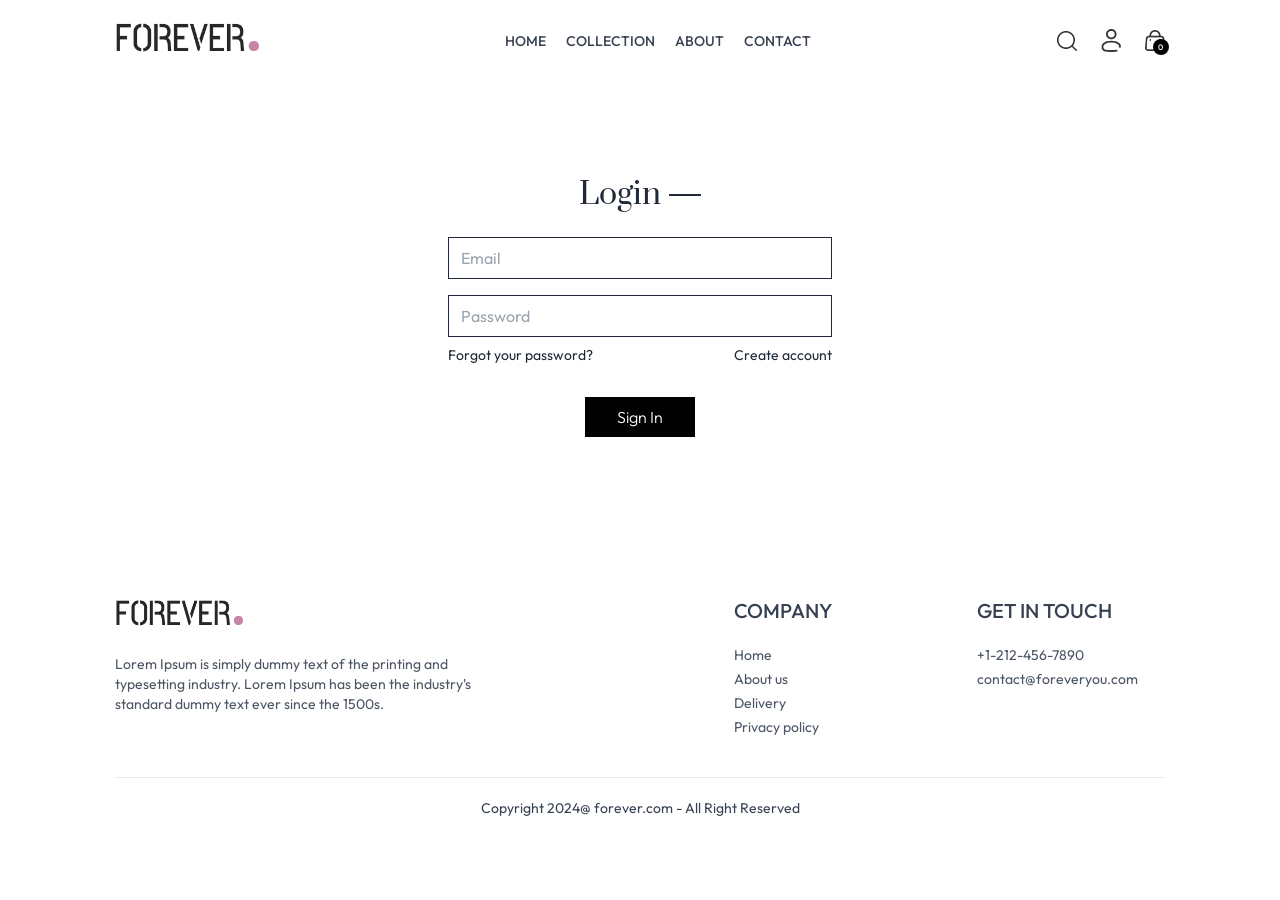
<file: login.html>
<!DOCTYPE html>
<html lang="en">
<head>
    <meta charset="UTF-8">
    <meta name="viewport" content="width=device-width, initial-scale=1.0">
    <title>Forever - Login</title>
    <link rel="stylesheet" href="css/style.css">
    <link rel="preconnect" href="https://fonts.googleapis.com">
    <link rel="preconnect" href="https://fonts.gstatic.com" crossorigin>
    <link href="https://fonts.googleapis.com/css2?family=Outfit:wght@100..900&family=Prata&display=swap" rel="stylesheet">
    <style>
        * { font-family: 'Outfit', sans-serif; }
        .prata-regular { font-family: 'Prata', serif; }
        ::-webkit-scrollbar { display: none; }
    </style>
</head>
<body class="px-4 sm:px-[5vw] md:px-[7vw] lg:px-[9vw]">

    <!-- Navbar -->
    <nav class="flex items-center justify-between py-5 font-medium">
        <a href="index.html">
            <img src="assets/logo.png" class="w-36" alt="logo">
        </a>
        <ul class="hidden sm:flex gap-5 text-sm text-gray-700">
            <li><a href="index.html" class="flex flex-col items-center gap-1">HOME<hr class="w-2/4 border-none h-[1.5px] bg-gray-700 hidden"></a></li>
            <li><a href="collection.html" class="flex flex-col items-center gap-1">COLLECTION<hr class="w-2/4 border-none h-[1.5px] bg-gray-700 hidden"></a></li>
            <li><a href="about.html" class="flex flex-col items-center gap-1">ABOUT<hr class="w-2/4 border-none h-[1.5px] bg-gray-700 hidden"></a></li>
            <li><a href="contact.html" class="flex flex-col items-center gap-1">CONTACT<hr class="w-2/4 border-none h-[1.5px] bg-gray-700 hidden"></a></li>
        </ul>
        <div class="flex items-center gap-6">
            <img onclick="setShowSearch(true)" src="assets/search_icon.png" class="w-5 cursor-pointer" alt="search">
            <div class="group relative">
                <a href="login.html"><img src="assets/profile_icon.png" class="w-5 cursor-pointer" alt="profile"></a>
                <div class="absolute right-0 pt-4 hidden group-hover:block">
                    <div class="flex flex-col gap-2 w-36 py-5 bg-slate-100 text-gray-500 rounded shadow">
                        <p class="cursor-pointer hover:text-black px-4">My Profile</p>
                        <a href="orders.html" class="cursor-pointer hover:text-black px-4">Orders</a>
                        <p class="cursor-pointer hover:text-black px-4">Logout</p>
                    </div>
                </div>
            </div>
            <a href="cart.html" class="relative">
                <img src="assets/cart_icon.png" class="w-5 min-w-5" alt="cart">
                <p class="absolute -right-1 -bottom-1 w-4 text-center leading-4 bg-black text-white aspect-square rounded-full text-[8px] cart-count">0</p>
            </a>
            <img onclick="toggleMobileMenu()" src="assets/menu_icon.png" class="w-5 cursor-pointer sm:hidden" alt="menu">
        </div>
    </nav>

    <!-- Mobile Menu -->
    <div id="mobile-menu" class="fixed top-0 right-0 bottom-0 overflow-hidden bg-white transition-all w-0 z-50">
        <div class="flex flex-col text-gray-600">
            <div onclick="toggleMobileMenu()" class="flex items-center gap-4 p-3 cursor-pointer">
                <img class="h-4" src="assets/dropdown_icon.png" alt="back">
                <p>Back</p>
            </div>
            <a onclick="toggleMobileMenu()" class="py-2 pl-6 border" href="index.html">HOME</a>
            <a onclick="toggleMobileMenu()" class="py-2 pl-6 border" href="collection.html">COLLECTION</a>
            <a onclick="toggleMobileMenu()" class="py-2 pl-6 border" href="about.html">ABOUT</a>
            <a onclick="toggleMobileMenu()" class="py-2 pl-6 border" href="contact.html">CONTACT</a>
        </div>
    </div>

    <!-- Login/Sign Up Form -->
    <form id="login-form" class="flex flex-col items-center w-[90%] sm:max-w-96 m-auto mt-14 gap-4 text-gray-800">
        <div class="inline-flex items-center gap-2 mb-2 mt-10">
            <p id="form-title" class="prata-regular text-3xl">Login</p>
            <hr class="border-none h-[1.5px] w-8 bg-gray-800">
        </div>
        <input id="name-input" type="text" class="w-full px-3 py-2 border border-gray-800 hidden" placeholder="Name">
        <input type="email" class="w-full px-3 py-2 border border-gray-800" placeholder="Email" required>
        <input type="password" class="w-full px-3 py-2 border border-gray-800" placeholder="Password" required>
        
        <div class="w-full flex justify-between text-sm mt-[-8px]">
            <p class="cursor-pointer">Forgot your password?</p>
            <p id="toggle-form" class="cursor-pointer">Create account</p>
        </div>
        <button id="submit-btn" class="bg-black text-white font-light px-8 py-2 mt-4">Sign In</button>
    </form>

    <!-- Footer -->
    <footer class="flex flex-col sm:grid grid-cols-[3fr_1fr_1fr] gap-14 my-10 mt-40 text-sm text-gray-700">
        <div>
            <img src="assets/logo.png" class="mb-5 w-32" alt="logo">
            <p class="w-full md:w-2/3 text-gray-600">
                Lorem Ipsum is simply dummy text of the printing and typesetting industry. Lorem Ipsum has been the industry's standard dummy text ever since the 1500s.
            </p>
        </div>
        <div>
            <p class="text-xl font-medium mb-5">COMPANY</p>
            <ul class="flex flex-col gap-1 text-gray-600">
                <li><a href="index.html">Home</a></li>
                <li><a href="about.html">About us</a></li>
                <li>Delivery</li>
                <li>Privacy policy</li>
            </ul>
        </div>
        <div>
            <p class="text-xl font-medium mb-5">GET IN TOUCH</p>
            <ul class="flex flex-col gap-1 text-gray-600">
                <li>+1-212-456-7890</li>
                <li>contact@foreveryou.com</li>
            </ul>
        </div>
    </footer>
    <div class="border-t">
        <p class="py-5 text-sm text-center text-gray-700">Copyright 2024@ forever.com - All Right Reserved</p>
    </div>

    <script src="js/data.js"></script>
    <script src="js/shop.js"></script>
    <script>
        let currentState = 'Login';

        const formTitle = document.getElementById('form-title');
        const nameInput = document.getElementById('name-input');
        const toggleForm = document.getElementById('toggle-form');
        const submitBtn = document.getElementById('submit-btn');

        toggleForm.onclick = () => {
            if (currentState === 'Login') {
                currentState = 'Sign Up';
                formTitle.innerText = 'Sign Up';
                nameInput.classList.remove('hidden');
                toggleForm.innerText = 'Login Here';
                submitBtn.innerText = 'Sign Up';
            } else {
                currentState = 'Login';
                formTitle.innerText = 'Login';
                nameInput.classList.add('hidden');
                toggleForm.innerText = 'Create account';
                submitBtn.innerText = 'Sign In';
            }
        };

        document.getElementById('login-form').onsubmit = (e) => {
            e.preventDefault();
            // In a static version, we just redirect
            window.location.href = 'index.html';
        };
    </script>
</body>
</html>
</file>
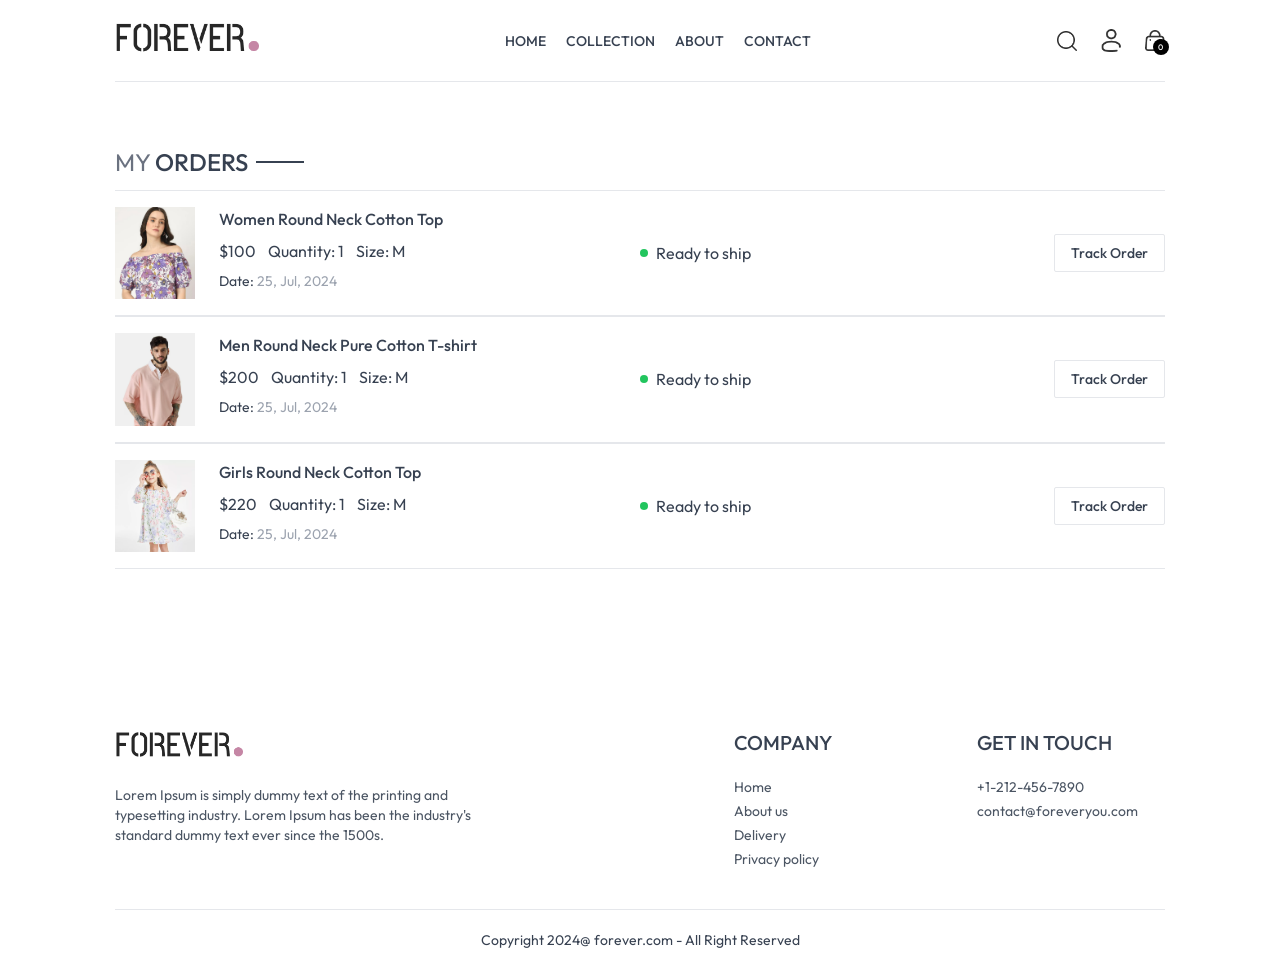
<file: orders.html>
<!DOCTYPE html>
<html lang="en">
<head>
    <meta charset="UTF-8">
    <meta name="viewport" content="width=device-width, initial-scale=1.0">
    <title>Forever - My Orders</title>
    <link rel="stylesheet" href="css/style.css">
    <link rel="preconnect" href="https://fonts.googleapis.com">
    <link rel="preconnect" href="https://fonts.gstatic.com" crossorigin>
    <link href="https://fonts.googleapis.com/css2?family=Outfit:wght@100..900&family=Prata&display=swap" rel="stylesheet">
    <style>
        * { font-family: 'Outfit', sans-serif; }
        .prata-regular { font-family: 'Prata', serif; }
        ::-webkit-scrollbar { display: none; }
    </style>
</head>
<body class="px-4 sm:px-[5vw] md:px-[7vw] lg:px-[9vw]">

    <!-- Navbar -->
    <nav class="flex items-center justify-between py-5 font-medium">
        <a href="index.html">
            <img src="assets/logo.png" class="w-36" alt="logo">
        </a>
        <ul class="hidden sm:flex gap-5 text-sm text-gray-700">
            <li><a href="index.html" class="flex flex-col items-center gap-1">HOME<hr class="w-2/4 border-none h-[1.5px] bg-gray-700 hidden"></a></li>
            <li><a href="collection.html" class="flex flex-col items-center gap-1">COLLECTION<hr class="w-2/4 border-none h-[1.5px] bg-gray-700 hidden"></a></li>
            <li><a href="about.html" class="flex flex-col items-center gap-1">ABOUT<hr class="w-2/4 border-none h-[1.5px] bg-gray-700 hidden"></a></li>
            <li><a href="contact.html" class="flex flex-col items-center gap-1">CONTACT<hr class="w-2/4 border-none h-[1.5px] bg-gray-700 hidden"></a></li>
        </ul>
        <div class="flex items-center gap-6">
            <img onclick="setShowSearch(true)" src="assets/search_icon.png" class="w-5 cursor-pointer" alt="search">
            <div class="group relative">
                <a href="login.html"><img src="assets/profile_icon.png" class="w-5 cursor-pointer" alt="profile"></a>
                <div class="absolute right-0 pt-4 hidden group-hover:block">
                    <div class="flex flex-col gap-2 w-36 py-5 bg-slate-100 text-gray-500 rounded shadow">
                        <p class="cursor-pointer hover:text-black px-4">My Profile</p>
                        <a href="orders.html" class="cursor-pointer hover:text-black px-4">Orders</a>
                        <p class="cursor-pointer hover:text-black px-4">Logout</p>
                    </div>
                </div>
            </div>
            <a href="cart.html" class="relative">
                <img src="assets/cart_icon.png" class="w-5 min-w-5" alt="cart">
                <p class="absolute -right-1 -bottom-1 w-4 text-center leading-4 bg-black text-white aspect-square rounded-full text-[8px] cart-count">0</p>
            </a>
            <img onclick="toggleMobileMenu()" src="assets/menu_icon.png" class="w-5 cursor-pointer sm:hidden" alt="menu">
        </div>
    </nav>

    <!-- Mobile Menu -->
    <div id="mobile-menu" class="fixed top-0 right-0 bottom-0 overflow-hidden bg-white transition-all w-0 z-50">
        <div class="flex flex-col text-gray-600">
            <div onclick="toggleMobileMenu()" class="flex items-center gap-4 p-3 cursor-pointer">
                <img class="h-4" src="assets/dropdown_icon.png" alt="back">
                <p>Back</p>
            </div>
            <a onclick="toggleMobileMenu()" class="py-2 pl-6 border" href="index.html">HOME</a>
            <a onclick="toggleMobileMenu()" class="py-2 pl-6 border" href="collection.html">COLLECTION</a>
            <a onclick="toggleMobileMenu()" class="py-2 pl-6 border" href="about.html">ABOUT</a>
            <a onclick="toggleMobileMenu()" class="py-2 pl-6 border" href="contact.html">CONTACT</a>
        </div>
    </div>

    <!-- Orders Section -->
    <div class="border-t pt-16">
        <div class="text-2xl">
             <div class="inline-flex gap-2 items-center mb-3">
                <p class="text-gray-500">MY <span class="text-gray-700 font-medium">ORDERS</span></p>
                <p class="w-8 sm:w-12 h-[1px] sm:h-[2px] bg-gray-700"></p>
            </div>
        </div>

        <div id="orders-container">
            <!-- Simulated orders will be injected -->
        </div>
    </div>

    <!-- Footer -->
    <footer class="flex flex-col sm:grid grid-cols-[3fr_1fr_1fr] gap-14 my-10 mt-40 text-sm text-gray-700">
        <div>
            <img src="assets/logo.png" class="mb-5 w-32" alt="logo">
            <p class="w-full md:w-2/3 text-gray-600">
                Lorem Ipsum is simply dummy text of the printing and typesetting industry. Lorem Ipsum has been the industry's standard dummy text ever since the 1500s.
            </p>
        </div>
        <div>
            <p class="text-xl font-medium mb-5">COMPANY</p>
            <ul class="flex flex-col gap-1 text-gray-600">
                <li><a href="index.html">Home</a></li>
                <li><a href="about.html">About us</a></li>
                <li>Delivery</li>
                <li>Privacy policy</li>
            </ul>
        </div>
        <div>
            <p class="text-xl font-medium mb-5">GET IN TOUCH</p>
            <ul class="flex flex-col gap-1 text-gray-600">
                <li>+1-212-456-7890</li>
                <li>contact@foreveryou.com</li>
            </ul>
        </div>
    </footer>
    <div class="border-t">
        <p class="py-5 text-sm text-center text-gray-700">Copyright 2024@ forever.com - All Right Reserved</p>
    </div>

    <script src="js/data.js"></script>
    <script src="js/shop.js"></script>
    <script>
        function renderOrders() {
            const container = document.getElementById('orders-container');
            // Since this is static, we'll just show some products as "orders"
            const simulatedOrders = products.slice(0, 3);
            
            simulatedOrders.forEach(product => {
                const orderDiv = document.createElement('div');
                orderDiv.className = 'py-4 border-t border-b text-gray-700 flex flex-col md:flex-row md:items-center md:justify-between gap-4';
                orderDiv.innerHTML = `
                    <div class="flex items-start gap-6 text-sm">
                        <img class="w-16 sm:w-20" src="${product.image[0]}" alt="">
                        <div>
                            <p class="sm:text-base font-medium">${product.name}</p>
                            <div class="flex items-center gap-3 mt-2 text-base text-gray-700">
                                <p>${currency}${product.price}</p>
                                <p>Quantity: 1</p>
                                <p>Size: M</p>
                            </div>
                            <p class="mt-2">Date: <span class="text-gray-400">25, Jul, 2024</span></p>
                        </div>
                    </div>
                    <div class="md:w-1/2 flex justify-between">
                        <div class="flex items-center gap-2">
                            <p class="min-w-2 h-2 rounded-full bg-green-500"></p>
                            <p class="text-sm md:text-base">Ready to ship</p>
                        </div>
                        <button class="border px-4 py-2 text-sm font-medium rounded-sm">Track Order</button>
                    </div>
                `;
                container.appendChild(orderDiv);
            });
        }

        document.addEventListener('DOMContentLoaded', renderOrders);
    </script>
</body>
</html>
</file>
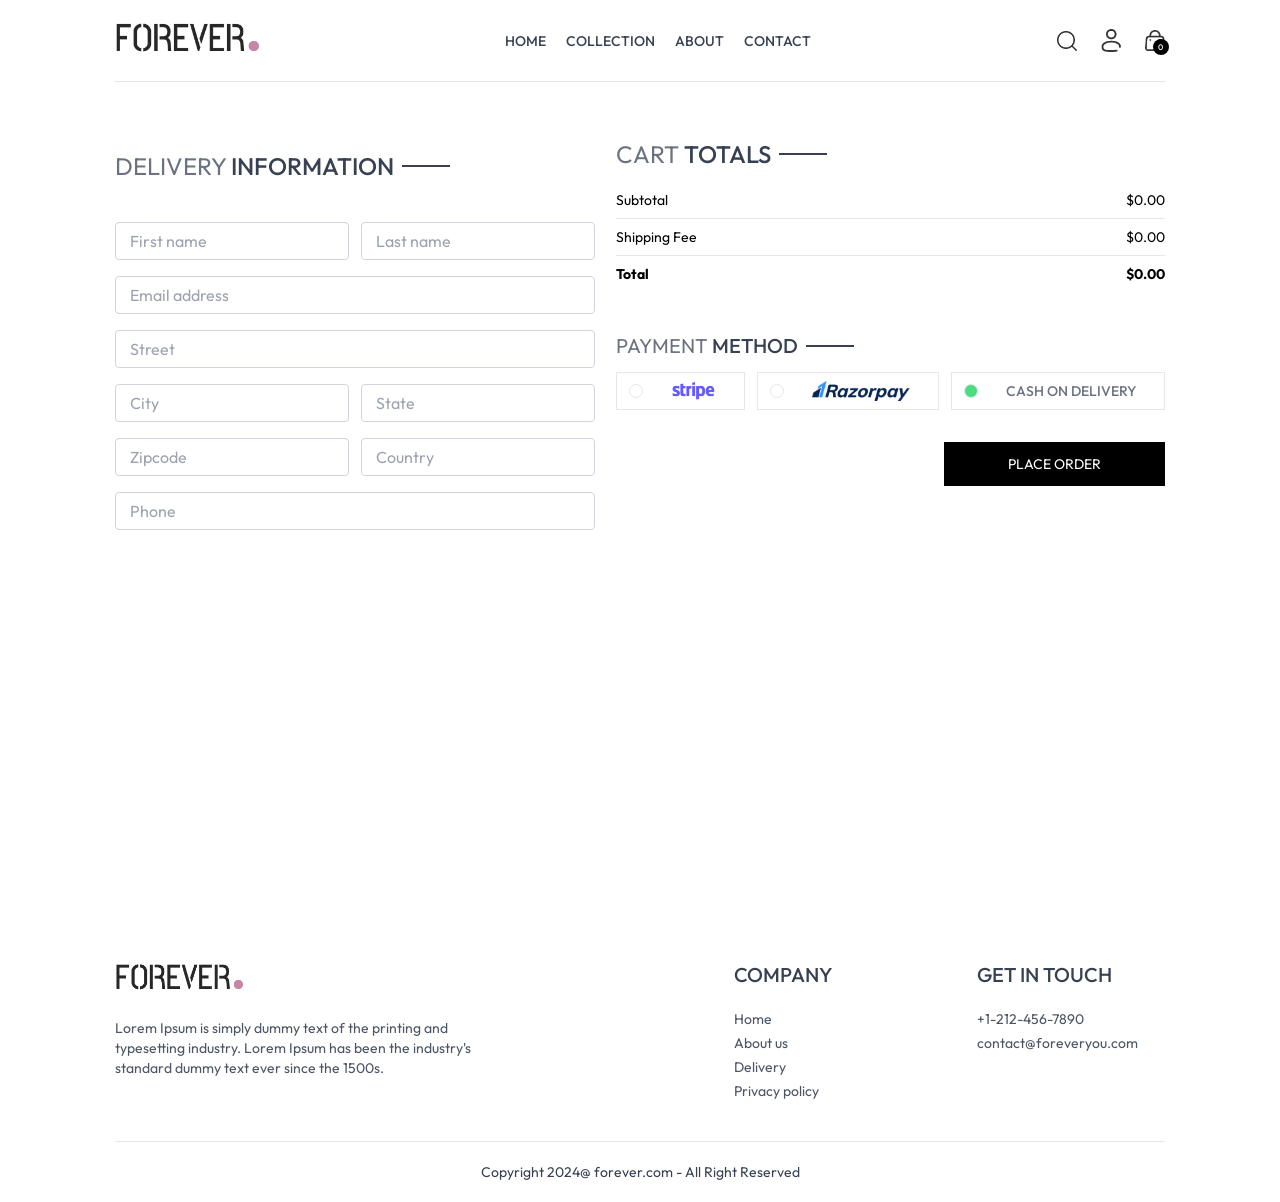
<file: place-order.html>
<!DOCTYPE html>
<html lang="en">
<head>
    <meta charset="UTF-8">
    <meta name="viewport" content="width=device-width, initial-scale=1.0">
    <title>Forever - Place Order</title>
    <link rel="stylesheet" href="css/style.css">
    <link rel="preconnect" href="https://fonts.googleapis.com">
    <link rel="preconnect" href="https://fonts.gstatic.com" crossorigin>
    <link href="https://fonts.googleapis.com/css2?family=Outfit:wght@100..900&family=Prata&display=swap" rel="stylesheet">
    <style>
        * { font-family: 'Outfit', sans-serif; }
        .prata-regular { font-family: 'Prata', serif; }
        ::-webkit-scrollbar { display: none; }
    </style>
</head>
<body class="px-4 sm:px-[5vw] md:px-[7vw] lg:px-[9vw]">

    <!-- Navbar -->
    <nav class="flex items-center justify-between py-5 font-medium">
        <a href="index.html">
            <img src="assets/logo.png" class="w-36" alt="logo">
        </a>
        <ul class="hidden sm:flex gap-5 text-sm text-gray-700">
            <li><a href="index.html" class="flex flex-col items-center gap-1">HOME<hr class="w-2/4 border-none h-[1.5px] bg-gray-700 hidden"></a></li>
            <li><a href="collection.html" class="flex flex-col items-center gap-1">COLLECTION<hr class="w-2/4 border-none h-[1.5px] bg-gray-700 hidden"></a></li>
            <li><a href="about.html" class="flex flex-col items-center gap-1">ABOUT<hr class="w-2/4 border-none h-[1.5px] bg-gray-700 hidden"></a></li>
            <li><a href="contact.html" class="flex flex-col items-center gap-1">CONTACT<hr class="w-2/4 border-none h-[1.5px] bg-gray-700 hidden"></a></li>
        </ul>
        <div class="flex items-center gap-6">
            <img onclick="setShowSearch(true)" src="assets/search_icon.png" class="w-5 cursor-pointer" alt="search">
            <div class="group relative">
                <a href="login.html"><img src="assets/profile_icon.png" class="w-5 cursor-pointer" alt="profile"></a>
                <div class="absolute right-0 pt-4 hidden group-hover:block">
                    <div class="flex flex-col gap-2 w-36 py-5 bg-slate-100 text-gray-500 rounded shadow">
                        <p class="cursor-pointer hover:text-black px-4">My Profile</p>
                        <a href="orders.html" class="cursor-pointer hover:text-black px-4">Orders</a>
                        <p class="cursor-pointer hover:text-black px-4">Logout</p>
                    </div>
                </div>
            </div>
            <a href="cart.html" class="relative">
                <img src="assets/cart_icon.png" class="w-5 min-w-5" alt="cart">
                <p class="absolute -right-1 -bottom-1 w-4 text-center leading-4 bg-black text-white aspect-square rounded-full text-[8px] cart-count">0</p>
            </a>
            <img onclick="toggleMobileMenu()" src="assets/menu_icon.png" class="w-5 cursor-pointer sm:hidden" alt="menu">
        </div>
    </nav>

    <!-- Mobile Menu -->
    <div id="mobile-menu" class="fixed top-0 right-0 bottom-0 overflow-hidden bg-white transition-all w-0 z-50">
        <div class="flex flex-col text-gray-600">
            <div onclick="toggleMobileMenu()" class="flex items-center gap-4 p-3 cursor-pointer">
                <img class="h-4" src="assets/dropdown_icon.png" alt="back">
                <p>Back</p>
            </div>
            <a onclick="toggleMobileMenu()" class="py-2 pl-6 border" href="index.html">HOME</a>
            <a onclick="toggleMobileMenu()" class="py-2 pl-6 border" href="collection.html">COLLECTION</a>
            <a onclick="toggleMobileMenu()" class="py-2 pl-6 border" href="about.html">ABOUT</a>
            <a onclick="toggleMobileMenu()" class="py-2 pl-6 border" href="contact.html">CONTACT</a>
        </div>
    </div>

    <!-- Checkout Form -->
    <form id="checkout-form" class="flex flex-col sm:flex-row justify-between gap-4 pt-5 sm:pt-14 min-h-[80vh] border-t">
        <!-- Delivery Information -->
        <div class="flex flex-col gap-4 w-full sm:max-w-[480px]">
             <div class="text-xl sm:text-2xl my-3">
                 <div class="inline-flex gap-2 items-center mb-3">
                    <p class="text-gray-500">DELIVERY <span class="text-gray-700 font-medium">INFORMATION</span></p>
                    <p class="w-8 sm:w-12 h-[1px] sm:h-[2px] bg-gray-700"></p>
                </div>
            </div>
            <div class="flex gap-3">
                <input required class="border border-gray-300 rounded py-1.5 px-3.5 w-full" type="text" placeholder="First name">
                <input required class="border border-gray-300 rounded py-1.5 px-3.5 w-full" type="text" placeholder="Last name">
            </div>
            <input required class="border border-gray-300 rounded py-1.5 px-3.5 w-full" type="email" placeholder="Email address">
            <input required class="border border-gray-300 rounded py-1.5 px-3.5 w-full" type="text" placeholder="Street">
            <div class="flex gap-3">
                <input required class="border border-gray-300 rounded py-1.5 px-3.5 w-full" type="text" placeholder="City">
                <input required class="border border-gray-300 rounded py-1.5 px-3.5 w-full" type="text" placeholder="State">
            </div>
            <div class="flex gap-3">
                <input required class="border border-gray-300 rounded py-1.5 px-3.5 w-full" type="number" placeholder="Zipcode">
                <input required class="border border-gray-300 rounded py-1.5 px-3.5 w-full" type="text" placeholder="Country">
            </div>
            <input required class="border border-gray-300 rounded py-1.5 px-3.5 w-full" type="number" placeholder="Phone">
        </div>

        <!-- Order Total & Payment Method -->
        <div class="mt-8 sm:mt-0">
            <div class="min-w-80">
                <div class="w-full">
                    <div class="text-2xl">
                         <div class="inline-flex gap-2 items-center mb-3">
                            <p class="text-gray-500">CART <span class="text-gray-700 font-medium">TOTALS</span></p>
                            <p class="w-8 sm:w-12 h-[1px] sm:h-[2px] bg-gray-700"></p>
                        </div>
                    </div>
                    <div class="flex flex-col gap-2 mt-2 text-sm">
                        <div class="flex justify-between">
                            <p>Subtotal</p>
                            <p id="subtotal-amount">$0.00</p>
                        </div>
                        <hr>
                        <div class="flex justify-between">
                            <p>Shipping Fee</p>
                            <p id="shipping-fee">$10.00</p>
                        </div>
                        <hr>
                        <div class="flex justify-between">
                            <b>Total</b>
                            <b id="total-amount">$0.00</b>
                        </div>
                    </div>
                </div>
            </div>

            <div class="mt-12">
                <div class="inline-flex gap-2 items-center mb-3 text-xl">
                    <p class="text-gray-500">PAYMENT <span class="text-gray-700 font-medium">METHOD</span></p>
                    <p class="w-8 sm:w-12 h-[1px] sm:h-[2px] bg-gray-700"></p>
                </div>
                <div class="flex gap-3 flex-col lg:flex-row">
                    <div onclick="setSelectedPayment('stripe')" class="flex items-center gap-3 border p-2 px-3 cursor-pointer payment-method" id="stripe-method">
                        <p class="min-w-3.5 h-3.5 border rounded-full payment-dot"></p>
                        <img class="h-5 mx-4" src="assets/stripe_logo.png" alt="stripe">
                    </div>
                    <div onclick="setSelectedPayment('razorpay')" class="flex items-center gap-3 border p-2 px-3 cursor-pointer payment-method" id="razorpay-method">
                        <p class="min-w-3.5 h-3.5 border rounded-full payment-dot"></p>
                        <img class="h-5 mx-4" src="assets/razorpay_logo.png" alt="razorpay">
                    </div>
                    <div onclick="setSelectedPayment('cod')" class="flex items-center gap-3 border p-2 px-3 cursor-pointer payment-method" id="cod-method">
                        <p class="min-w-3.5 h-3.5 border rounded-full payment-dot"></p>
                        <p class="text-gray-500 text-sm font-medium mx-4">CASH ON DELIVERY</p>
                    </div>
                </div>
                <div class="w-full text-end mt-8">
                    <button type="submit" class="bg-black text-white px-16 py-3 text-sm">PLACE ORDER</button>
                </div>
            </div>
        </div>
    </form>

    <!-- Footer -->
    <footer class="flex flex-col sm:grid grid-cols-[3fr_1fr_1fr] gap-14 my-10 mt-40 text-sm text-gray-700">
        <div>
            <img src="assets/logo.png" class="mb-5 w-32" alt="logo">
            <p class="w-full md:w-2/3 text-gray-600">
                Lorem Ipsum is simply dummy text of the printing and typesetting industry. Lorem Ipsum has been the industry's standard dummy text ever since the 1500s.
            </p>
        </div>
        <div>
            <p class="text-xl font-medium mb-5">COMPANY</p>
            <ul class="flex flex-col gap-1 text-gray-600">
                <li><a href="index.html">Home</a></li>
                <li><a href="about.html">About us</a></li>
                <li>Delivery</li>
                <li>Privacy policy</li>
            </ul>
        </div>
        <div>
            <p class="text-xl font-medium mb-5">GET IN TOUCH</p>
            <ul class="flex flex-col gap-1 text-gray-600">
                <li>+1-212-456-7890</li>
                <li>contact@foreveryou.com</li>
            </ul>
        </div>
    </footer>
    <div class="border-t">
        <p class="py-5 text-sm text-center text-gray-700">Copyright 2024@ forever.com - All Right Reserved</p>
    </div>

    <script src="js/data.js"></script>
    <script src="js/shop.js"></script>
    <script>
        let subtotal = getCartAmount();
        let selectedPayment = 'cod';

        function updateTotals() {
            document.getElementById('subtotal-amount').innerText = currency + subtotal.toFixed(2);
            const total = subtotal > 0 ? subtotal + delivery_fee : 0;
            document.getElementById('total-amount').innerText = currency + total.toFixed(2);
            document.getElementById('shipping-fee').innerText = currency + (subtotal > 0 ? delivery_fee : 0).toFixed(2);
        }

        function setSelectedPayment(method) {
            selectedPayment = method;
            document.querySelectorAll('.payment-method').forEach(el => {
                el.querySelector('.payment-dot').classList.remove('bg-green-400');
            });
            document.getElementById(method + '-method').querySelector('.payment-dot').classList.add('bg-green-400');
        }

        document.getElementById('checkout-form').onsubmit = (e) => {
            e.preventDefault();
            // In a static version, clear cart and redirect to orders
            localStorage.setItem('cartItems', '{}');
            window.location.href = 'orders.html';
        };

        document.addEventListener('DOMContentLoaded', () => {
            updateTotals();
            setSelectedPayment('cod');
        });
    </script>
</body>
</html>
</file>
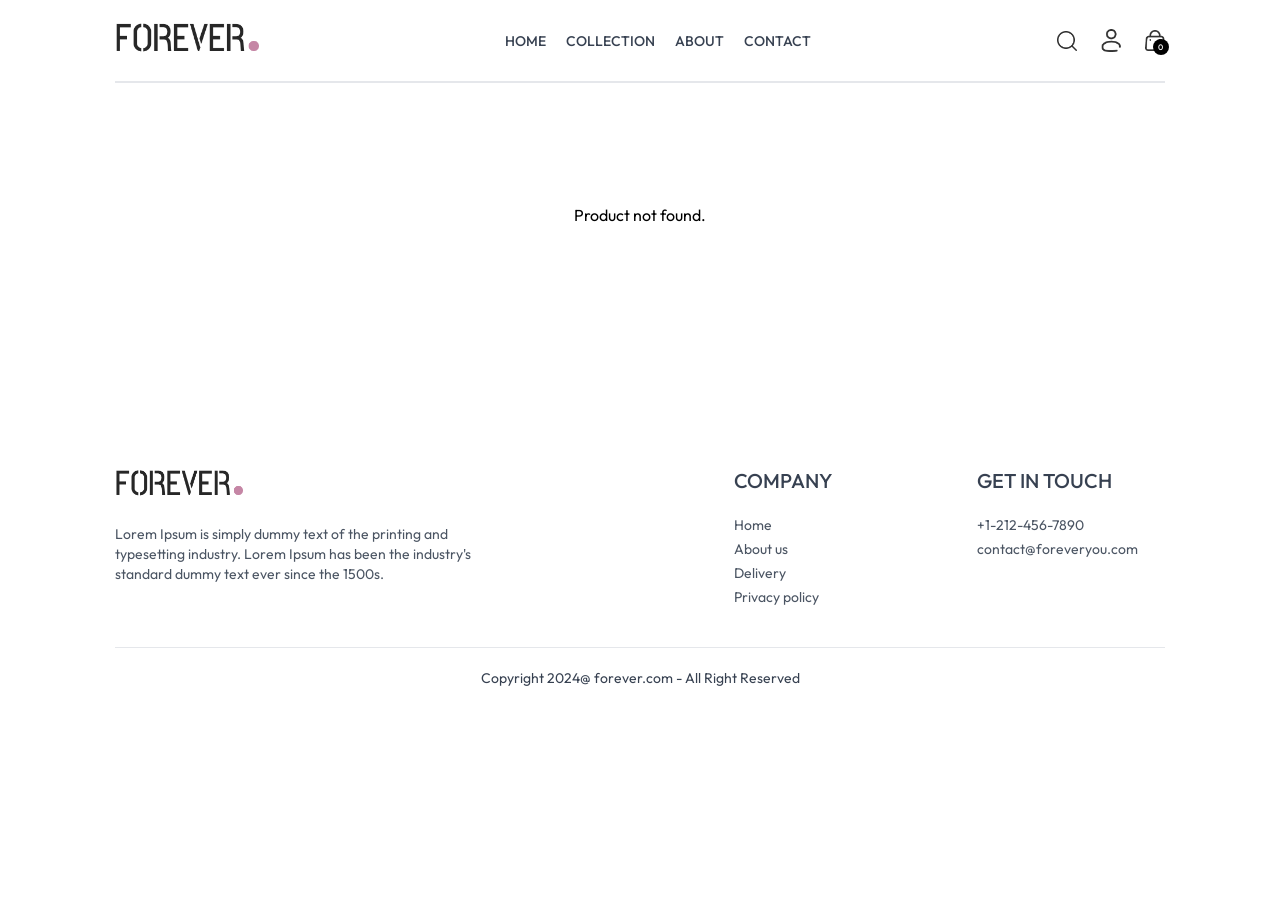
<file: product.html>
<!DOCTYPE html>
<html lang="en">
<head>
    <meta charset="UTF-8">
    <meta name="viewport" content="width=device-width, initial-scale=1.0">
    <title>Forever - Product</title>
    <link rel="stylesheet" href="css/style.css">
    <link rel="preconnect" href="https://fonts.googleapis.com">
    <link rel="preconnect" href="https://fonts.gstatic.com" crossorigin>
    <link href="https://fonts.googleapis.com/css2?family=Outfit:wght@100..900&family=Prata&display=swap" rel="stylesheet">
    <style>
        * { font-family: 'Outfit', sans-serif; }
        .prata-regular { font-family: 'Prata', serif; }
        ::-webkit-scrollbar { display: none; }
    </style>
</head>
<body class="px-4 sm:px-[5vw] md:px-[7vw] lg:px-[9vw]">

    <!-- Navbar -->
    <nav class="flex items-center justify-between py-5 font-medium">
        <a href="index.html">
            <img src="assets/logo.png" class="w-36" alt="logo">
        </a>
        <ul class="hidden sm:flex gap-5 text-sm text-gray-700">
            <li><a href="index.html" class="flex flex-col items-center gap-1">HOME<hr class="w-2/4 border-none h-[1.5px] bg-gray-700 hidden"></a></li>
            <li><a href="collection.html" class="flex flex-col items-center gap-1">COLLECTION<hr class="w-2/4 border-none h-[1.5px] bg-gray-700 hidden"></a></li>
            <li><a href="about.html" class="flex flex-col items-center gap-1">ABOUT<hr class="w-2/4 border-none h-[1.5px] bg-gray-700 hidden"></a></li>
            <li><a href="contact.html" class="flex flex-col items-center gap-1">CONTACT<hr class="w-2/4 border-none h-[1.5px] bg-gray-700 hidden"></a></li>
        </ul>
        <div class="flex items-center gap-6">
            <img onclick="setShowSearch(true)" src="assets/search_icon.png" class="w-5 cursor-pointer" alt="search">
            <div class="group relative">
                <a href="login.html"><img src="assets/profile_icon.png" class="w-5 cursor-pointer" alt="profile"></a>
                <div class="absolute right-0 pt-4 hidden group-hover:block">
                    <div class="flex flex-col gap-2 w-36 py-5 bg-slate-100 text-gray-500 rounded shadow">
                        <p class="cursor-pointer hover:text-black px-4">My Profile</p>
                        <a href="orders.html" class="cursor-pointer hover:text-black px-4">Orders</a>
                        <p class="cursor-pointer hover:text-black px-4">Logout</p>
                    </div>
                </div>
            </div>
            <a href="cart.html" class="relative">
                <img src="assets/cart_icon.png" class="w-5 min-w-5" alt="cart">
                <p class="absolute -right-1 -bottom-1 w-4 text-center leading-4 bg-black text-white aspect-square rounded-full text-[8px] cart-count">0</p>
            </a>
            <img onclick="toggleMobileMenu()" src="assets/menu_icon.png" class="w-5 cursor-pointer sm:hidden" alt="menu">
        </div>
    </nav>

    <!-- Mobile Menu -->
    <div id="mobile-menu" class="fixed top-0 right-0 bottom-0 overflow-hidden bg-white transition-all w-0 z-50">
        <div class="flex flex-col text-gray-600">
            <div onclick="toggleMobileMenu()" class="flex items-center gap-4 p-3 cursor-pointer">
                <img class="h-4" src="assets/dropdown_icon.png" alt="back">
                <p>Back</p>
            </div>
            <a onclick="toggleMobileMenu()" class="py-2 pl-6 border" href="index.html">HOME</a>
            <a onclick="toggleMobileMenu()" class="py-2 pl-6 border" href="collection.html">COLLECTION</a>
            <a onclick="toggleMobileMenu()" class="py-2 pl-6 border" href="about.html">ABOUT</a>
            <a onclick="toggleMobileMenu()" class="py-2 pl-6 border" href="contact.html">CONTACT</a>
        </div>
    </div>

    <!-- Product Details -->
    <div id="product-container" class="border-t-2 pt-10 transition-opacity ease-in duration-500 opacity-100">
        <div class="flex gap-12 sm:gap-12 flex-col sm:flex-row">
            <!-- Product Images -->
            <div class="flex-1 flex flex-col-reverse gap-3 sm:flex-row">
                <div id="thumbnail-container" class="flex sm:flex-col overflow-x-auto sm:overflow-y-scroll justify-between sm:justify-normal sm:w-[18.7%] w-full">
                    <!-- Thumbnails will be injected -->
                </div>
                <div class="w-full sm:w-[80%]">
                    <img id="main-image" class="w-full h-auto" src="" alt="">
                </div>
            </div>

            <!-- Product Info -->
            <div class="flex-1">
                <h1 id="product-name" class="font-medium text-2xl mt-2"></h1>
                <div class="flex items-center gap-1 mt-2">
                    <img src="assets/star_icon.png" alt="" class="w-3.5">
                    <img src="assets/star_icon.png" alt="" class="w-3.5">
                    <img src="assets/star_icon.png" alt="" class="w-3.5">
                    <img src="assets/star_icon.png" alt="" class="w-3.5">
                    <img src="assets/star_dull_icon.png" alt="" class="w-3.5">
                    <p class="pl-2">(122)</p>
                </div>
                <p id="product-price" class="mt-5 text-3xl font-medium"></p>
                <p id="product-description" class="mt-5 text-gray-500 md:w-4/5"></p>
                
                <div class="flex flex-col gap-4 my-8">
                    <p>Select Size</p>
                    <div id="size-container" class="flex gap-2">
                        <!-- Sizes will be injected -->
                    </div>
                </div>
                <button id="add-to-cart-btn" class="bg-black text-white px-8 py-3 text-sm active:bg-gray-700">ADD TO CART</button>
                <hr class="mt-8 sm:w-4/5">
                <div class="text-sm text-gray-500 mt-5 flex flex-col gap-1">
                    <p>100% Original Product.</p>
                    <p>Cash On delivery is available on this product.</p>
                    <p>Easy return and exchange policy within 7 days.</p>
                </div>
            </div>
        </div>

        <!-- Description & Review Section -->
        <div class="mt-20">
            <div class="flex">
                <b class="border px-5 py-3 text-sm">Description</b>
                <p class="border px-5 py-3 text-sm">Reviews (122)</p>
            </div>
            <div class="flex flex-col gap-4 border px-6 py-6 text-sm text-gray-500">
                <p>An e-commerce website is an online platform that facilitates the buying and selling of products or services over the internet. It serves as a virtual marketplace where businesses and individuals can showcase their products, interact with customers, and conduct transactions without the need for a physical location. E-commerce websites have gained immense popularity due to their convenience, accessibility, and the global reach they offer.</p>
                <p>E-commerce websites typically display products or services along with detailed descriptions, images, prices, and any available variations (e.g., sizes, colors). Each product usually has its own dedicated page with relevant information.</p>
            </div>
        </div>

        <!-- Related Products -->
        <div class="my-24">
            <div class="text-center text-3xl py-2">
                 <div class="inline-flex gap-2 items-center mb-3">
                    <p class="text-gray-500">RELATED <span class="text-gray-700 font-medium">PRODUCTS</span></p>
                    <p class="w-8 sm:w-12 h-[1px] sm:h-[2px] bg-gray-700"></p>
                </div>
            </div>
            <div id="related-products-grid" class="grid grid-cols-2 sm:grid-cols-3 md:grid-cols-4 lg:grid-cols-5 gap-4 gap-y-6">
                <!-- Related products will be injected -->
            </div>
        </div>
    </div>

    <!-- Footer -->
    <footer class="flex flex-col sm:grid grid-cols-[3fr_1fr_1fr] gap-14 my-10 mt-40 text-sm text-gray-700">
        <div>
            <img src="assets/logo.png" class="mb-5 w-32" alt="logo">
            <p class="w-full md:w-2/3 text-gray-600">
                Lorem Ipsum is simply dummy text of the printing and typesetting industry. Lorem Ipsum has been the industry's standard dummy text ever since the 1500s.
            </p>
        </div>
        <div>
            <p class="text-xl font-medium mb-5">COMPANY</p>
            <ul class="flex flex-col gap-1 text-gray-600">
                <li><a href="index.html">Home</a></li>
                <li><a href="about.html">About us</a></li>
                <li>Delivery</li>
                <li>Privacy policy</li>
            </ul>
        </div>
        <div>
            <p class="text-xl font-medium mb-5">GET IN TOUCH</p>
            <ul class="flex flex-col gap-1 text-gray-600">
                <li>+1-212-456-7890</li>
                <li>contact@foreveryou.com</li>
            </ul>
        </div>
    </footer>
    <div class="border-t">
        <p class="py-5 text-sm text-center text-gray-700">Copyright 2024@ forever.com - All Right Reserved</p>
    </div>

    <script src="js/data.js"></script>
    <script src="js/shop.js"></script>
    <script>
        const urlParams = new URLSearchParams(window.location.search);
        const productId = urlParams.get('id');
        let selectedSize = '';
        let productData = products.find(p => p._id === productId);

        function renderProduct() {
            if (!productData) {
                document.getElementById('product-container').innerHTML = '<p class="text-center py-20">Product not found.</p>';
                return;
            }

            document.getElementById('product-name').innerText = productData.name;
            document.getElementById('product-price').innerText = currency + productData.price;
            document.getElementById('product-description').innerText = productData.description;
            
            const mainImg = document.getElementById('main-image');
            mainImg.src = productData.image[0];

            // Thumbnails
            const thumbContainer = document.getElementById('thumbnail-container');
            productData.image.forEach(img => {
                const imgEl = document.createElement('img');
                imgEl.src = img;
                imgEl.className = 'w-[24%] sm:w-full sm:mb-3 flex-shrink-0 cursor-pointer';
                imgEl.onclick = () => { mainImg.src = img; };
                thumbContainer.appendChild(imgEl);
            });

            // Sizes
            const sizeContainer = document.getElementById('size-container');
            productData.sizes.forEach(size => {
                const btn = document.createElement('button');
                btn.innerText = size;
                btn.className = 'border py-2 px-4 bg-gray-100 size-btn';
                btn.onclick = () => {
                    document.querySelectorAll('.size-btn').forEach(b => b.classList.remove('border-orange-500'));
                    btn.classList.add('border-orange-500');
                    selectedSize = size;
                };
                sizeContainer.appendChild(btn);
            });

            // Add to cart
            document.getElementById('add-to-cart-btn').onclick = () => {
                addToCart(productData._id, selectedSize);
            };

            // Related Products
            renderRelatedProducts();
        }

        function renderRelatedProducts() {
            const grid = document.getElementById('related-products-grid');
            const related = products.filter(p => p.category === productData.category && p._id !== productData._id).slice(0, 5);
            related.forEach(product => {
                grid.innerHTML += `
                    <div class="text-gray-700 cursor-pointer">
                        <a href="product.html?id=${product._id}">
                            <div class="overflow-hidden">
                                <img class="hover:scale-110 transition ease-in-out" src="${product.image[0]}" alt="${product.name}">
                            </div>
                            <p class="pt-3 pb-1 text-sm">${product.name}</p>
                            <p class="text-sm font-medium">${currency}${product.price}</p>
                        </a>
                    </div>
                `;
            });
        }

        document.addEventListener('DOMContentLoaded', renderProduct);
    </script>
</body>
</html>
</file>
<file: css/style.css>
@import url('https://fonts.googleapis.com/css2?family=Outfit:wght@100..900&family=Prata&display=swap');

*, ::before, ::after{
  --tw-border-spacing-x: 0;
  --tw-border-spacing-y: 0;
  --tw-translate-x: 0;
  --tw-translate-y: 0;
  --tw-rotate: 0;
  --tw-skew-x: 0;
  --tw-skew-y: 0;
  --tw-scale-x: 1;
  --tw-scale-y: 1;
  --tw-pan-x:  ;
  --tw-pan-y:  ;
  --tw-pinch-zoom:  ;
  --tw-scroll-snap-strictness: proximity;
  --tw-gradient-from-position:  ;
  --tw-gradient-via-position:  ;
  --tw-gradient-to-position:  ;
  --tw-ordinal:  ;
  --tw-slashed-zero:  ;
  --tw-numeric-figure:  ;
  --tw-numeric-spacing:  ;
  --tw-numeric-fraction:  ;
  --tw-ring-inset:  ;
  --tw-ring-offset-width: 0px;
  --tw-ring-offset-color: #fff;
  --tw-ring-color: rgb(59 130 246 / 0.5);
  --tw-ring-offset-shadow: 0 0 #0000;
  --tw-ring-shadow: 0 0 #0000;
  --tw-shadow: 0 0 #0000;
  --tw-shadow-colored: 0 0 #0000;
  --tw-blur:  ;
  --tw-brightness:  ;
  --tw-contrast:  ;
  --tw-grayscale:  ;
  --tw-hue-rotate:  ;
  --tw-invert:  ;
  --tw-saturate:  ;
  --tw-sepia:  ;
  --tw-drop-shadow:  ;
  --tw-backdrop-blur:  ;
  --tw-backdrop-brightness:  ;
  --tw-backdrop-contrast:  ;
  --tw-backdrop-grayscale:  ;
  --tw-backdrop-hue-rotate:  ;
  --tw-backdrop-invert:  ;
  --tw-backdrop-opacity:  ;
  --tw-backdrop-saturate:  ;
  --tw-backdrop-sepia:  ;
  --tw-contain-size:  ;
  --tw-contain-layout:  ;
  --tw-contain-paint:  ;
  --tw-contain-style:  ;
}

::backdrop{
  --tw-border-spacing-x: 0;
  --tw-border-spacing-y: 0;
  --tw-translate-x: 0;
  --tw-translate-y: 0;
  --tw-rotate: 0;
  --tw-skew-x: 0;
  --tw-skew-y: 0;
  --tw-scale-x: 1;
  --tw-scale-y: 1;
  --tw-pan-x:  ;
  --tw-pan-y:  ;
  --tw-pinch-zoom:  ;
  --tw-scroll-snap-strictness: proximity;
  --tw-gradient-from-position:  ;
  --tw-gradient-via-position:  ;
  --tw-gradient-to-position:  ;
  --tw-ordinal:  ;
  --tw-slashed-zero:  ;
  --tw-numeric-figure:  ;
  --tw-numeric-spacing:  ;
  --tw-numeric-fraction:  ;
  --tw-ring-inset:  ;
  --tw-ring-offset-width: 0px;
  --tw-ring-offset-color: #fff;
  --tw-ring-color: rgb(59 130 246 / 0.5);
  --tw-ring-offset-shadow: 0 0 #0000;
  --tw-ring-shadow: 0 0 #0000;
  --tw-shadow: 0 0 #0000;
  --tw-shadow-colored: 0 0 #0000;
  --tw-blur:  ;
  --tw-brightness:  ;
  --tw-contrast:  ;
  --tw-grayscale:  ;
  --tw-hue-rotate:  ;
  --tw-invert:  ;
  --tw-saturate:  ;
  --tw-sepia:  ;
  --tw-drop-shadow:  ;
  --tw-backdrop-blur:  ;
  --tw-backdrop-brightness:  ;
  --tw-backdrop-contrast:  ;
  --tw-backdrop-grayscale:  ;
  --tw-backdrop-hue-rotate:  ;
  --tw-backdrop-invert:  ;
  --tw-backdrop-opacity:  ;
  --tw-backdrop-saturate:  ;
  --tw-backdrop-sepia:  ;
  --tw-contain-size:  ;
  --tw-contain-layout:  ;
  --tw-contain-paint:  ;
  --tw-contain-style:  ;
}

/*
! tailwindcss v3.4.19 | MIT License | https://tailwindcss.com
*/

/*
1. Prevent padding and border from affecting element width. (https://github.com/mozdevs/cssremedy/issues/4)
2. Allow adding a border to an element by just adding a border-width. (https://github.com/tailwindcss/tailwindcss/pull/116)
*/

*,
::before,
::after {
  box-sizing: border-box;
  /* 1 */
  border-width: 0;
  /* 2 */
  border-style: solid;
  /* 2 */
  border-color: #e5e7eb;
  /* 2 */
}

::before,
::after {
  --tw-content: '';
}

/*
1. Use a consistent sensible line-height in all browsers.
2. Prevent adjustments of font size after orientation changes in iOS.
3. Use a more readable tab size.
4. Use the user's configured `sans` font-family by default.
5. Use the user's configured `sans` font-feature-settings by default.
6. Use the user's configured `sans` font-variation-settings by default.
7. Disable tap highlights on iOS
*/

html,
:host {
  line-height: 1.5;
  /* 1 */
  -webkit-text-size-adjust: 100%;
  /* 2 */
  -moz-tab-size: 4;
  /* 3 */
  -o-tab-size: 4;
     tab-size: 4;
  /* 3 */
  font-family: ui-sans-serif, system-ui, sans-serif, "Apple Color Emoji", "Segoe UI Emoji", "Segoe UI Symbol", "Noto Color Emoji";
  /* 4 */
  font-feature-settings: normal;
  /* 5 */
  font-variation-settings: normal;
  /* 6 */
  -webkit-tap-highlight-color: transparent;
  /* 7 */
}

/*
1. Remove the margin in all browsers.
2. Inherit line-height from `html` so users can set them as a class directly on the `html` element.
*/

body {
  margin: 0;
  /* 1 */
  line-height: inherit;
  /* 2 */
}

/*
1. Add the correct height in Firefox.
2. Correct the inheritance of border color in Firefox. (https://bugzilla.mozilla.org/show_bug.cgi?id=190655)
3. Ensure horizontal rules are visible by default.
*/

hr {
  height: 0;
  /* 1 */
  color: inherit;
  /* 2 */
  border-top-width: 1px;
  /* 3 */
}

/*
Add the correct text decoration in Chrome, Edge, and Safari.
*/

abbr:where([title]) {
  -webkit-text-decoration: underline dotted;
          text-decoration: underline dotted;
}

/*
Remove the default font size and weight for headings.
*/

h1,
h2,
h3,
h4,
h5,
h6 {
  font-size: inherit;
  font-weight: inherit;
}

/*
Reset links to optimize for opt-in styling instead of opt-out.
*/

a {
  color: inherit;
  text-decoration: inherit;
}

/*
Add the correct font weight in Edge and Safari.
*/

b,
strong {
  font-weight: bolder;
}

/*
1. Use the user's configured `mono` font-family by default.
2. Use the user's configured `mono` font-feature-settings by default.
3. Use the user's configured `mono` font-variation-settings by default.
4. Correct the odd `em` font sizing in all browsers.
*/

code,
kbd,
samp,
pre {
  font-family: ui-monospace, SFMono-Regular, Menlo, Monaco, Consolas, "Liberation Mono", "Courier New", monospace;
  /* 1 */
  font-feature-settings: normal;
  /* 2 */
  font-variation-settings: normal;
  /* 3 */
  font-size: 1em;
  /* 4 */
}

/*
Add the correct font size in all browsers.
*/

small {
  font-size: 80%;
}

/*
Prevent `sub` and `sup` elements from affecting the line height in all browsers.
*/

sub,
sup {
  font-size: 75%;
  line-height: 0;
  position: relative;
  vertical-align: baseline;
}

sub {
  bottom: -0.25em;
}

sup {
  top: -0.5em;
}

/*
1. Remove text indentation from table contents in Chrome and Safari. (https://bugs.chromium.org/p/chromium/issues/detail?id=999088, https://bugs.webkit.org/show_bug.cgi?id=201297)
2. Correct table border color inheritance in all Chrome and Safari. (https://bugs.chromium.org/p/chromium/issues/detail?id=935729, https://bugs.webkit.org/show_bug.cgi?id=195016)
3. Remove gaps between table borders by default.
*/

table {
  text-indent: 0;
  /* 1 */
  border-color: inherit;
  /* 2 */
  border-collapse: collapse;
  /* 3 */
}

/*
1. Change the font styles in all browsers.
2. Remove the margin in Firefox and Safari.
3. Remove default padding in all browsers.
*/

button,
input,
optgroup,
select,
textarea {
  font-family: inherit;
  /* 1 */
  font-feature-settings: inherit;
  /* 1 */
  font-variation-settings: inherit;
  /* 1 */
  font-size: 100%;
  /* 1 */
  font-weight: inherit;
  /* 1 */
  line-height: inherit;
  /* 1 */
  letter-spacing: inherit;
  /* 1 */
  color: inherit;
  /* 1 */
  margin: 0;
  /* 2 */
  padding: 0;
  /* 3 */
}

/*
Remove the inheritance of text transform in Edge and Firefox.
*/

button,
select {
  text-transform: none;
}

/*
1. Correct the inability to style clickable types in iOS and Safari.
2. Remove default button styles.
*/

button,
input:where([type='button']),
input:where([type='reset']),
input:where([type='submit']) {
  -webkit-appearance: button;
  /* 1 */
  background-color: transparent;
  /* 2 */
  background-image: none;
  /* 2 */
}

/*
Use the modern Firefox focus style for all focusable elements.
*/

:-moz-focusring {
  outline: auto;
}

/*
Remove the additional `:invalid` styles in Firefox. (https://github.com/mozilla/gecko-dev/blob/2f9eacd9d3d995c937b4251a5557d95d494c9be1/layout/style/res/forms.css#L728-L737)
*/

:-moz-ui-invalid {
  box-shadow: none;
}

/*
Add the correct vertical alignment in Chrome and Firefox.
*/

progress {
  vertical-align: baseline;
}

/*
Correct the cursor style of increment and decrement buttons in Safari.
*/

::-webkit-inner-spin-button,
::-webkit-outer-spin-button {
  height: auto;
}

/*
1. Correct the odd appearance in Chrome and Safari.
2. Correct the outline style in Safari.
*/

[type='search'] {
  -webkit-appearance: textfield;
  /* 1 */
  outline-offset: -2px;
  /* 2 */
}

/*
Remove the inner padding in Chrome and Safari on macOS.
*/

::-webkit-search-decoration {
  -webkit-appearance: none;
}

/*
1. Correct the inability to style clickable types in iOS and Safari.
2. Change font properties to `inherit` in Safari.
*/

::-webkit-file-upload-button {
  -webkit-appearance: button;
  /* 1 */
  font: inherit;
  /* 2 */
}

/*
Add the correct display in Chrome and Safari.
*/

summary {
  display: list-item;
}

/*
Removes the default spacing and border for appropriate elements.
*/

blockquote,
dl,
dd,
h1,
h2,
h3,
h4,
h5,
h6,
hr,
figure,
p,
pre {
  margin: 0;
}

fieldset {
  margin: 0;
  padding: 0;
}

legend {
  padding: 0;
}

ol,
ul,
menu {
  list-style: none;
  margin: 0;
  padding: 0;
}

/*
Reset default styling for dialogs.
*/

dialog {
  padding: 0;
}

/*
Prevent resizing textareas horizontally by default.
*/

textarea {
  resize: vertical;
}

/*
1. Reset the default placeholder opacity in Firefox. (https://github.com/tailwindlabs/tailwindcss/issues/3300)
2. Set the default placeholder color to the user's configured gray 400 color.
*/

input::-moz-placeholder, textarea::-moz-placeholder {
  opacity: 1;
  /* 1 */
  color: #9ca3af;
  /* 2 */
}

input::placeholder,
textarea::placeholder {
  opacity: 1;
  /* 1 */
  color: #9ca3af;
  /* 2 */
}

/*
Set the default cursor for buttons.
*/

button,
[role="button"] {
  cursor: pointer;
}

/*
Make sure disabled buttons don't get the pointer cursor.
*/

:disabled {
  cursor: default;
}

/*
1. Make replaced elements `display: block` by default. (https://github.com/mozdevs/cssremedy/issues/14)
2. Add `vertical-align: middle` to align replaced elements more sensibly by default. (https://github.com/jensimmons/cssremedy/issues/14#issuecomment-634934210)
   This can trigger a poorly considered lint error in some tools but is included by design.
*/

img,
svg,
video,
canvas,
audio,
iframe,
embed,
object {
  display: block;
  /* 1 */
  vertical-align: middle;
  /* 2 */
}

/*
Constrain images and videos to the parent width and preserve their intrinsic aspect ratio. (https://github.com/mozdevs/cssremedy/issues/14)
*/

img,
video {
  max-width: 100%;
  height: auto;
}

/* Make elements with the HTML hidden attribute stay hidden by default */

[hidden]:where(:not([hidden="until-found"])) {
  display: none;
}

.container{
  width: 100%;
}

@media (min-width: 640px){
  .container{
    max-width: 640px;
  }
}

@media (min-width: 768px){
  .container{
    max-width: 768px;
  }
}

@media (min-width: 1024px){
  .container{
    max-width: 1024px;
  }
}

@media (min-width: 1280px){
  .container{
    max-width: 1280px;
  }
}

@media (min-width: 1536px){
  .container{
    max-width: 1536px;
  }
}

.visible{
  visibility: visible;
}

.static{
  position: static;
}

.fixed{
  position: fixed;
}

.absolute{
  position: absolute;
}

.relative{
  position: relative;
}

.-bottom-1{
  bottom: -0.25rem;
}

.-right-1{
  right: -0.25rem;
}

.bottom-0{
  bottom: 0px;
}

.bottom-5{
  bottom: 1.25rem;
}

.right-0{
  right: 0px;
}

.right-5{
  right: 1.25rem;
}

.top-0{
  top: 0px;
}

.z-50{
  z-index: 50;
}

.m-auto{
  margin: auto;
}

.mx-3{
  margin-left: 0.75rem;
  margin-right: 0.75rem;
}

.mx-4{
  margin-left: 1rem;
  margin-right: 1rem;
}

.mx-auto{
  margin-left: auto;
  margin-right: auto;
}

.my-10{
  margin-top: 2.5rem;
  margin-bottom: 2.5rem;
}

.my-2{
  margin-top: 0.5rem;
  margin-bottom: 0.5rem;
}

.my-20{
  margin-top: 5rem;
  margin-bottom: 5rem;
}

.my-24{
  margin-top: 6rem;
  margin-bottom: 6rem;
}

.my-3{
  margin-top: 0.75rem;
  margin-bottom: 0.75rem;
}

.my-5{
  margin-top: 1.25rem;
  margin-bottom: 1.25rem;
}

.my-6{
  margin-top: 1.5rem;
  margin-bottom: 1.5rem;
}

.my-8{
  margin-top: 2rem;
  margin-bottom: 2rem;
}

.mb-2{
  margin-bottom: 0.5rem;
}

.mb-20{
  margin-bottom: 5rem;
}

.mb-28{
  margin-bottom: 7rem;
}

.mb-3{
  margin-bottom: 0.75rem;
}

.mb-4{
  margin-bottom: 1rem;
}

.mb-5{
  margin-bottom: 1.25rem;
}

.mb-6{
  margin-bottom: 1.5rem;
}

.ml-4{
  margin-left: 1rem;
}

.mt-10{
  margin-top: 2.5rem;
}

.mt-12{
  margin-top: 3rem;
}

.mt-14{
  margin-top: 3.5rem;
}

.mt-2{
  margin-top: 0.5rem;
}

.mt-20{
  margin-top: 5rem;
}

.mt-3{
  margin-top: 0.75rem;
}

.mt-4{
  margin-top: 1rem;
}

.mt-40{
  margin-top: 10rem;
}

.mt-5{
  margin-top: 1.25rem;
}

.mt-6{
  margin-top: 1.5rem;
}

.mt-8{
  margin-top: 2rem;
}

.mt-\[-8px\]{
  margin-top: -8px;
}

.inline{
  display: inline;
}

.flex{
  display: flex;
}

.inline-flex{
  display: inline-flex;
}

.grid{
  display: grid;
}

.hidden{
  display: none;
}

.aspect-square{
  aspect-ratio: 1 / 1;
}

.h-2{
  height: 0.5rem;
}

.h-3{
  height: 0.75rem;
}

.h-3\.5{
  height: 0.875rem;
}

.h-4{
  height: 1rem;
}

.h-5{
  height: 1.25rem;
}

.h-\[1\.5px\]{
  height: 1.5px;
}

.h-\[1px\]{
  height: 1px;
}

.h-\[2px\]{
  height: 2px;
}

.h-auto{
  height: auto;
}

.min-h-\[80vh\]{
  min-height: 80vh;
}

.w-0{
  width: 0px;
}

.w-12{
  width: 3rem;
}

.w-16{
  width: 4rem;
}

.w-2\/4{
  width: 50%;
}

.w-3{
  width: 0.75rem;
}

.w-3\.5{
  width: 0.875rem;
}

.w-3\/4{
  width: 75%;
}

.w-32{
  width: 8rem;
}

.w-36{
  width: 9rem;
}

.w-4{
  width: 1rem;
}

.w-5{
  width: 1.25rem;
}

.w-8{
  width: 2rem;
}

.w-\[24\%\]{
  width: 24%;
}

.w-\[90\%\]{
  width: 90%;
}

.w-full{
  width: 100%;
}

.min-w-2{
  min-width: 0.5rem;
}

.min-w-3\.5{
  min-width: 0.875rem;
}

.min-w-5{
  min-width: 1.25rem;
}

.min-w-60{
  min-width: 15rem;
}

.min-w-80{
  min-width: 20rem;
}

.max-w-12{
  max-width: 3rem;
}

.flex-1{
  flex: 1 1 0%;
}

.flex-shrink-0{
  flex-shrink: 0;
}

.rotate-90{
  --tw-rotate: 90deg;
  transform: translate(var(--tw-translate-x), var(--tw-translate-y)) rotate(var(--tw-rotate)) skewX(var(--tw-skew-x)) skewY(var(--tw-skew-y)) scaleX(var(--tw-scale-x)) scaleY(var(--tw-scale-y));
}

@keyframes bounce{
  0%, 100%{
    transform: translateY(-25%);
    animation-timing-function: cubic-bezier(0.8,0,1,1);
  }

  50%{
    transform: none;
    animation-timing-function: cubic-bezier(0,0,0.2,1);
  }
}

.animate-bounce{
  animation: bounce 1s infinite;
}

.cursor-pointer{
  cursor: pointer;
}

.grid-cols-2{
  grid-template-columns: repeat(2, minmax(0, 1fr));
}

.grid-cols-\[3fr_1fr_1fr\]{
  grid-template-columns: 3fr 1fr 1fr;
}

.grid-cols-\[4fr_1fr_1fr\]{
  grid-template-columns: 4fr 1fr 1fr;
}

.flex-col{
  flex-direction: column;
}

.flex-col-reverse{
  flex-direction: column-reverse;
}

.items-start{
  align-items: flex-start;
}

.items-center{
  align-items: center;
}

.justify-end{
  justify-content: flex-end;
}

.justify-center{
  justify-content: center;
}

.justify-between{
  justify-content: space-between;
}

.justify-around{
  justify-content: space-around;
}

.gap-1{
  gap: 0.25rem;
}

.gap-10{
  gap: 2.5rem;
}

.gap-12{
  gap: 3rem;
}

.gap-14{
  gap: 3.5rem;
}

.gap-16{
  gap: 4rem;
}

.gap-2{
  gap: 0.5rem;
}

.gap-3{
  gap: 0.75rem;
}

.gap-4{
  gap: 1rem;
}

.gap-5{
  gap: 1.25rem;
}

.gap-6{
  gap: 1.5rem;
}

.gap-y-6{
  row-gap: 1.5rem;
}

.overflow-hidden{
  overflow: hidden;
}

.overflow-x-auto{
  overflow-x: auto;
}

.rounded{
  border-radius: 0.25rem;
}

.rounded-full{
  border-radius: 9999px;
}

.rounded-md{
  border-radius: 0.375rem;
}

.rounded-sm{
  border-radius: 0.125rem;
}

.border{
  border-width: 1px;
}

.border-2{
  border-width: 2px;
}

.border-b{
  border-bottom-width: 1px;
}

.border-b-2{
  border-bottom-width: 2px;
}

.border-t{
  border-top-width: 1px;
}

.border-t-2{
  border-top-width: 2px;
}

.border-none{
  border-style: none;
}

.border-black{
  --tw-border-opacity: 1;
  border-color: rgb(0 0 0 / var(--tw-border-opacity, 1));
}

.border-gray-300{
  --tw-border-opacity: 1;
  border-color: rgb(209 213 219 / var(--tw-border-opacity, 1));
}

.border-gray-400{
  --tw-border-opacity: 1;
  border-color: rgb(156 163 175 / var(--tw-border-opacity, 1));
}

.border-gray-700{
  --tw-border-opacity: 1;
  border-color: rgb(55 65 81 / var(--tw-border-opacity, 1));
}

.border-gray-800{
  --tw-border-opacity: 1;
  border-color: rgb(31 41 55 / var(--tw-border-opacity, 1));
}

.border-orange-500{
  --tw-border-opacity: 1;
  border-color: rgb(249 115 22 / var(--tw-border-opacity, 1));
}

.bg-\[\#414141\]{
  --tw-bg-opacity: 1;
  background-color: rgb(65 65 65 / var(--tw-bg-opacity, 1));
}

.bg-black{
  --tw-bg-opacity: 1;
  background-color: rgb(0 0 0 / var(--tw-bg-opacity, 1));
}

.bg-gray-100{
  --tw-bg-opacity: 1;
  background-color: rgb(243 244 246 / var(--tw-bg-opacity, 1));
}

.bg-gray-50{
  --tw-bg-opacity: 1;
  background-color: rgb(249 250 251 / var(--tw-bg-opacity, 1));
}

.bg-gray-700{
  --tw-bg-opacity: 1;
  background-color: rgb(55 65 81 / var(--tw-bg-opacity, 1));
}

.bg-gray-800{
  --tw-bg-opacity: 1;
  background-color: rgb(31 41 55 / var(--tw-bg-opacity, 1));
}

.bg-green-400{
  --tw-bg-opacity: 1;
  background-color: rgb(74 222 128 / var(--tw-bg-opacity, 1));
}

.bg-green-500{
  --tw-bg-opacity: 1;
  background-color: rgb(34 197 94 / var(--tw-bg-opacity, 1));
}

.bg-inherit{
  background-color: inherit;
}

.bg-slate-100{
  --tw-bg-opacity: 1;
  background-color: rgb(241 245 249 / var(--tw-bg-opacity, 1));
}

.bg-transparent{
  background-color: transparent;
}

.bg-white{
  --tw-bg-opacity: 1;
  background-color: rgb(255 255 255 / var(--tw-bg-opacity, 1));
}

.p-2{
  padding: 0.5rem;
}

.p-3{
  padding: 0.75rem;
}

.p-5{
  padding: 1.25rem;
}

.px-1{
  padding-left: 0.25rem;
  padding-right: 0.25rem;
}

.px-10{
  padding-left: 2.5rem;
  padding-right: 2.5rem;
}

.px-16{
  padding-left: 4rem;
  padding-right: 4rem;
}

.px-2{
  padding-left: 0.5rem;
  padding-right: 0.5rem;
}

.px-3{
  padding-left: 0.75rem;
  padding-right: 0.75rem;
}

.px-3\.5{
  padding-left: 0.875rem;
  padding-right: 0.875rem;
}

.px-4{
  padding-left: 1rem;
  padding-right: 1rem;
}

.px-5{
  padding-left: 1.25rem;
  padding-right: 1.25rem;
}

.px-6{
  padding-left: 1.5rem;
  padding-right: 1.5rem;
}

.px-8{
  padding-left: 2rem;
  padding-right: 2rem;
}

.py-1{
  padding-top: 0.25rem;
  padding-bottom: 0.25rem;
}

.py-1\.5{
  padding-top: 0.375rem;
  padding-bottom: 0.375rem;
}

.py-10{
  padding-top: 2.5rem;
  padding-bottom: 2.5rem;
}

.py-2{
  padding-top: 0.5rem;
  padding-bottom: 0.5rem;
}

.py-20{
  padding-top: 5rem;
  padding-bottom: 5rem;
}

.py-3{
  padding-top: 0.75rem;
  padding-bottom: 0.75rem;
}

.py-4{
  padding-top: 1rem;
  padding-bottom: 1rem;
}

.py-5{
  padding-top: 1.25rem;
  padding-bottom: 1.25rem;
}

.py-6{
  padding-top: 1.5rem;
  padding-bottom: 1.5rem;
}

.py-8{
  padding-top: 2rem;
  padding-bottom: 2rem;
}

.pb-1{
  padding-bottom: 0.25rem;
}

.pl-2{
  padding-left: 0.5rem;
}

.pl-3{
  padding-left: 0.75rem;
}

.pl-5{
  padding-left: 1.25rem;
}

.pl-6{
  padding-left: 1.5rem;
}

.pt-10{
  padding-top: 2.5rem;
}

.pt-14{
  padding-top: 3.5rem;
}

.pt-16{
  padding-top: 4rem;
}

.pt-3{
  padding-top: 0.75rem;
}

.pt-4{
  padding-top: 1rem;
}

.pt-5{
  padding-top: 1.25rem;
}

.pt-8{
  padding-top: 2rem;
}

.text-center{
  text-align: center;
}

.text-right{
  text-align: right;
}

.text-end{
  text-align: end;
}

.text-2xl{
  font-size: 1.5rem;
  line-height: 2rem;
}

.text-3xl{
  font-size: 1.875rem;
  line-height: 2.25rem;
}

.text-4xl{
  font-size: 2.25rem;
  line-height: 2.5rem;
}

.text-\[8px\]{
  font-size: 8px;
}

.text-base{
  font-size: 1rem;
  line-height: 1.5rem;
}

.text-lg{
  font-size: 1.125rem;
  line-height: 1.75rem;
}

.text-sm{
  font-size: 0.875rem;
  line-height: 1.25rem;
}

.text-xl{
  font-size: 1.25rem;
  line-height: 1.75rem;
}

.text-xs{
  font-size: 0.75rem;
  line-height: 1rem;
}

.font-light{
  font-weight: 300;
}

.font-medium{
  font-weight: 500;
}

.font-semibold{
  font-weight: 600;
}

.leading-4{
  line-height: 1rem;
}

.leading-relaxed{
  line-height: 1.625;
}

.text-\[\#414141\]{
  --tw-text-opacity: 1;
  color: rgb(65 65 65 / var(--tw-text-opacity, 1));
}

.text-gray-400{
  --tw-text-opacity: 1;
  color: rgb(156 163 175 / var(--tw-text-opacity, 1));
}

.text-gray-500{
  --tw-text-opacity: 1;
  color: rgb(107 114 128 / var(--tw-text-opacity, 1));
}

.text-gray-600{
  --tw-text-opacity: 1;
  color: rgb(75 85 99 / var(--tw-text-opacity, 1));
}

.text-gray-700{
  --tw-text-opacity: 1;
  color: rgb(55 65 81 / var(--tw-text-opacity, 1));
}

.text-gray-800{
  --tw-text-opacity: 1;
  color: rgb(31 41 55 / var(--tw-text-opacity, 1));
}

.text-white{
  --tw-text-opacity: 1;
  color: rgb(255 255 255 / var(--tw-text-opacity, 1));
}

.opacity-0{
  opacity: 0;
}

.opacity-100{
  opacity: 1;
}

.shadow{
  --tw-shadow: 0 1px 3px 0 rgb(0 0 0 / 0.1), 0 1px 2px -1px rgb(0 0 0 / 0.1);
  --tw-shadow-colored: 0 1px 3px 0 var(--tw-shadow-color), 0 1px 2px -1px var(--tw-shadow-color);
  box-shadow: var(--tw-ring-offset-shadow, 0 0 #0000), var(--tw-ring-shadow, 0 0 #0000), var(--tw-shadow);
}

.shadow-lg{
  --tw-shadow: 0 10px 15px -3px rgb(0 0 0 / 0.1), 0 4px 6px -4px rgb(0 0 0 / 0.1);
  --tw-shadow-colored: 0 10px 15px -3px var(--tw-shadow-color), 0 4px 6px -4px var(--tw-shadow-color);
  box-shadow: var(--tw-ring-offset-shadow, 0 0 #0000), var(--tw-ring-shadow, 0 0 #0000), var(--tw-shadow);
}

.outline-none{
  outline: 2px solid transparent;
  outline-offset: 2px;
}

.filter{
  filter: var(--tw-blur) var(--tw-brightness) var(--tw-contrast) var(--tw-grayscale) var(--tw-hue-rotate) var(--tw-invert) var(--tw-saturate) var(--tw-sepia) var(--tw-drop-shadow);
}

.transition{
  transition-property: color, background-color, border-color, text-decoration-color, fill, stroke, opacity, box-shadow, transform, filter, backdrop-filter;
  transition-timing-function: cubic-bezier(0.4, 0, 0.2, 1);
  transition-duration: 150ms;
}

.transition-all{
  transition-property: all;
  transition-timing-function: cubic-bezier(0.4, 0, 0.2, 1);
  transition-duration: 150ms;
}

.transition-opacity{
  transition-property: opacity;
  transition-timing-function: cubic-bezier(0.4, 0, 0.2, 1);
  transition-duration: 150ms;
}

.duration-300{
  transition-duration: 300ms;
}

.duration-500{
  transition-duration: 500ms;
}

.ease-in{
  transition-timing-function: cubic-bezier(0.4, 0, 1, 1);
}

.ease-in-out{
  transition-timing-function: cubic-bezier(0.4, 0, 0.2, 1);
}

a.active hr{
  display:block;
}

*{
  font-family: Outfit;
}

.prata-regular {
  font-family: "Prata", serif;
  font-weight: 400;
  font-style: normal;
}

::-webKit-scrollBar{
  display: none;
}

@media (max-width:640px) {
  a.active{
    background-color: black;
    color: white;
  }
}

.hover\:scale-110:hover{
  --tw-scale-x: 1.1;
  --tw-scale-y: 1.1;
  transform: translate(var(--tw-translate-x), var(--tw-translate-y)) rotate(var(--tw-rotate)) skewX(var(--tw-skew-x)) skewY(var(--tw-skew-y)) scaleX(var(--tw-scale-x)) scaleY(var(--tw-scale-y));
}

.hover\:bg-black:hover{
  --tw-bg-opacity: 1;
  background-color: rgb(0 0 0 / var(--tw-bg-opacity, 1));
}

.hover\:text-black:hover{
  --tw-text-opacity: 1;
  color: rgb(0 0 0 / var(--tw-text-opacity, 1));
}

.hover\:text-white:hover{
  --tw-text-opacity: 1;
  color: rgb(255 255 255 / var(--tw-text-opacity, 1));
}

.active\:bg-gray-700:active{
  --tw-bg-opacity: 1;
  background-color: rgb(55 65 81 / var(--tw-bg-opacity, 1));
}

.group:hover .group-hover\:block{
  display: block;
}

@media (min-width: 640px){
  .sm\:mb-3{
    margin-bottom: 0.75rem;
  }

  .sm\:mt-0{
    margin-top: 0px;
  }

  .sm\:block{
    display: block;
  }

  .sm\:flex{
    display: flex;
  }

  .sm\:grid{
    display: grid;
  }

  .sm\:hidden{
    display: none;
  }

  .sm\:h-\[2px\]{
    height: 2px;
  }

  .sm\:w-1\/2{
    width: 50%;
  }

  .sm\:w-12{
    width: 3rem;
  }

  .sm\:w-20{
    width: 5rem;
  }

  .sm\:w-4\/5{
    width: 80%;
  }

  .sm\:w-\[18\.7\%\]{
    width: 18.7%;
  }

  .sm\:w-\[450px\]{
    width: 450px;
  }

  .sm\:w-\[80\%\]{
    width: 80%;
  }

  .sm\:w-full{
    width: 100%;
  }

  .sm\:max-w-20{
    max-width: 5rem;
  }

  .sm\:max-w-96{
    max-width: 24rem;
  }

  .sm\:max-w-\[480px\]{
    max-width: 480px;
  }

  .sm\:flex-1{
    flex: 1 1 0%;
  }

  .sm\:grid-cols-3{
    grid-template-columns: repeat(3, minmax(0, 1fr));
  }

  .sm\:grid-cols-\[4fr_2fr_1fr\]{
    grid-template-columns: 4fr 2fr 1fr;
  }

  .sm\:flex-row{
    flex-direction: row;
  }

  .sm\:flex-col{
    flex-direction: column;
  }

  .sm\:justify-normal{
    justify-content: normal;
  }

  .sm\:gap-10{
    gap: 2.5rem;
  }

  .sm\:gap-12{
    gap: 3rem;
  }

  .sm\:gap-2{
    gap: 0.5rem;
  }

  .sm\:overflow-y-scroll{
    overflow-y: scroll;
  }

  .sm\:px-\[5vw\]{
    padding-left: 5vw;
    padding-right: 5vw;
  }

  .sm\:py-0{
    padding-top: 0px;
    padding-bottom: 0px;
  }

  .sm\:py-20{
    padding-top: 5rem;
    padding-bottom: 5rem;
  }

  .sm\:py-3{
    padding-top: 0.75rem;
    padding-bottom: 0.75rem;
  }

  .sm\:pt-14{
    padding-top: 3.5rem;
  }

  .sm\:text-2xl{
    font-size: 1.5rem;
    line-height: 2rem;
  }

  .sm\:text-base{
    font-size: 1rem;
    line-height: 1.5rem;
  }

  .sm\:text-lg{
    font-size: 1.125rem;
    line-height: 1.75rem;
  }

  .sm\:text-sm{
    font-size: 0.875rem;
    line-height: 1.25rem;
  }
}

@media (min-width: 768px){
  .md\:w-1\/2{
    width: 50%;
  }

  .md\:w-11{
    width: 2.75rem;
  }

  .md\:w-2\/3{
    width: 66.666667%;
  }

  .md\:w-2\/4{
    width: 50%;
  }

  .md\:w-4\/5{
    width: 80%;
  }

  .md\:max-w-\[450px\]{
    max-width: 450px;
  }

  .md\:max-w-\[480px\]{
    max-width: 480px;
  }

  .md\:grid-cols-3{
    grid-template-columns: repeat(3, minmax(0, 1fr));
  }

  .md\:grid-cols-4{
    grid-template-columns: repeat(4, minmax(0, 1fr));
  }

  .md\:flex-row{
    flex-direction: row;
  }

  .md\:items-center{
    align-items: center;
  }

  .md\:justify-between{
    justify-content: space-between;
  }

  .md\:px-10{
    padding-left: 2.5rem;
    padding-right: 2.5rem;
  }

  .md\:px-16{
    padding-left: 4rem;
    padding-right: 4rem;
  }

  .md\:px-\[7vw\]{
    padding-left: 7vw;
    padding-right: 7vw;
  }

  .md\:text-base{
    font-size: 1rem;
    line-height: 1.5rem;
  }
}

@media (min-width: 1024px){
  .lg\:grid-cols-4{
    grid-template-columns: repeat(4, minmax(0, 1fr));
  }

  .lg\:grid-cols-5{
    grid-template-columns: repeat(5, minmax(0, 1fr));
  }

  .lg\:flex-row{
    flex-direction: row;
  }

  .lg\:px-\[9vw\]{
    padding-left: 9vw;
    padding-right: 9vw;
  }

  .lg\:text-5xl{
    font-size: 3rem;
    line-height: 1;
  }
}
</file>
